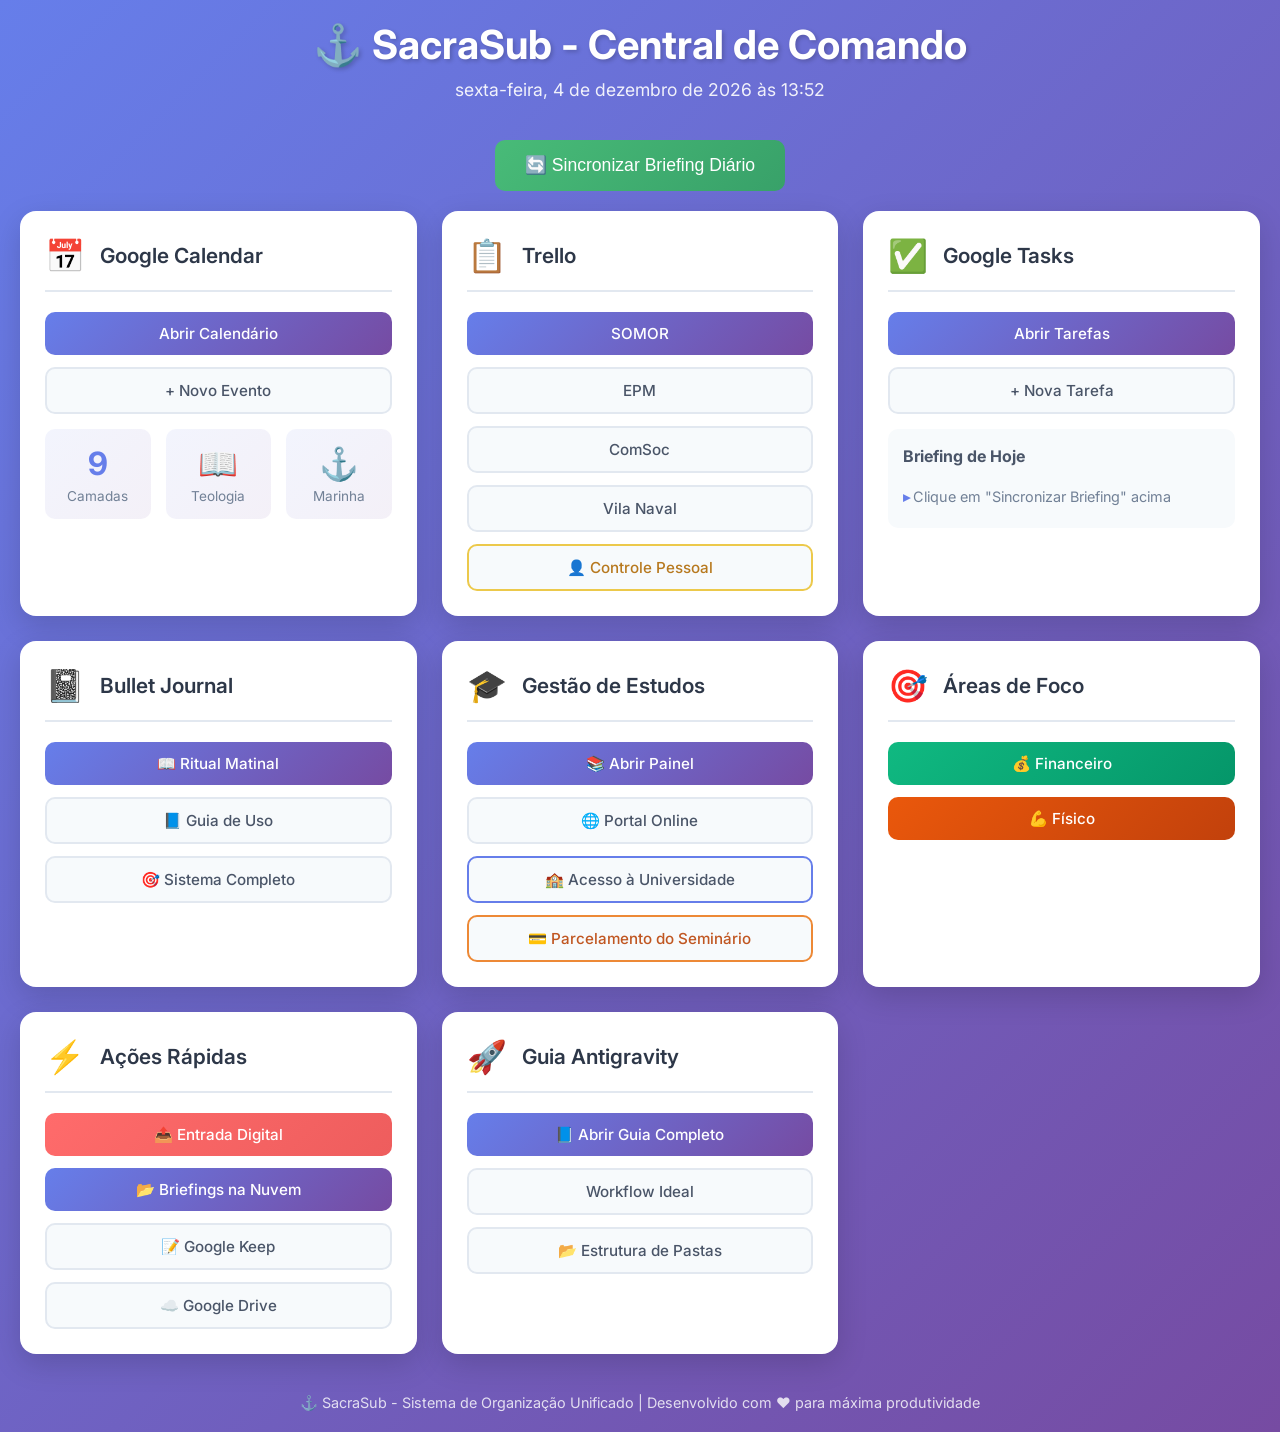
<file: index.html>
<!DOCTYPE html>
<html lang="pt-BR">

<head>
    <meta charset="UTF-8">
    <meta name="viewport" content="width=device-width, initial-scale=1.0">
    <title>SacraSub - Central de Comando</title>
    <link rel="preconnect" href="https://fonts.googleapis.com">
    <link rel="preconnect" href="https://fonts.gstatic.com" crossorigin>
    <link href="https://fonts.googleapis.com/css2?family=Inter:wght@400;500;600;700&display=swap" rel="stylesheet">
    <style>
        * {
            margin: 0;
            padding: 0;
            box-sizing: border-box;
        }

        body {
            font-family: 'Inter', -apple-system, BlinkMacSystemFont, sans-serif;
            background: linear-gradient(135deg, #667eea 0%, #764ba2 100%);
            min-height: 100vh;
            padding: 20px;
            color: #2d3748;
        }

        .container {
            max-width: 1400px;
            margin: 0 auto;
        }

        header {
            text-align: center;
            color: white;
            margin-bottom: 40px;
        }

        header h1 {
            font-size: 2.5rem;
            font-weight: 700;
            margin-bottom: 10px;
            text-shadow: 2px 2px 4px rgba(0, 0, 0, 0.2);
        }

        header p {
            font-size: 1.1rem;
            opacity: 0.9;
        }

        .dashboard-grid {
            display: grid;
            grid-template-columns: repeat(auto-fit, minmax(350px, 1fr));
            gap: 25px;
            margin-bottom: 30px;
        }

        .card {
            background: white;
            border-radius: 16px;
            padding: 25px;
            box-shadow: 0 10px 30px rgba(0, 0, 0, 0.15);
            transition: transform 0.3s ease, box-shadow 0.3s ease;
        }

        .card:hover {
            transform: translateY(-5px);
            box-shadow: 0 15px 40px rgba(0, 0, 0, 0.2);
        }

        .card-header {
            display: flex;
            align-items: center;
            margin-bottom: 20px;
            padding-bottom: 15px;
            border-bottom: 2px solid #e2e8f0;
        }

        .card-icon {
            font-size: 2rem;
            margin-right: 15px;
        }

        .card-title {
            font-size: 1.3rem;
            font-weight: 600;
            color: #2d3748;
        }

        .quick-links {
            display: flex;
            flex-direction: column;
            gap: 12px;
        }

        .btn {
            display: inline-flex;
            align-items: center;
            justify-content: center;
            padding: 12px 20px;
            border-radius: 10px;
            text-decoration: none;
            font-weight: 500;
            transition: all 0.3s ease;
            border: none;
            cursor: pointer;
            font-size: 0.95rem;
        }

        .btn-primary {
            background: linear-gradient(135deg, #667eea 0%, #764ba2 100%);
            color: white;
        }

        .btn-primary:hover {
            transform: scale(1.05);
            box-shadow: 0 5px 15px rgba(102, 126, 234, 0.4);
        }

        .btn-secondary {
            background: #f7fafc;
            color: #4a5568;
            border: 2px solid #e2e8f0;
        }

        .btn-secondary:hover {
            background: #edf2f7;
            border-color: #cbd5e0;
        }

        .briefing-preview {
            background: #f7fafc;
            border-radius: 10px;
            padding: 15px;
            margin-top: 15px;
            max-height: 200px;
            overflow-y: auto;
            font-size: 0.9rem;
            line-height: 1.6;
        }

        .briefing-preview h3 {
            font-size: 1rem;
            margin-bottom: 10px;
            color: #4a5568;
        }

        .briefing-preview ul {
            list-style: none;
            padding-left: 0;
        }

        .briefing-preview li {
            padding: 5px 0;
            color: #718096;
        }

        .briefing-preview li:before {
            content: "▸ ";
            color: #667eea;
            font-weight: bold;
        }

        .stats {
            display: grid;
            grid-template-columns: repeat(3, 1fr);
            gap: 15px;
            margin-top: 15px;
        }

        .stat-box {
            background: linear-gradient(135deg, #667eea15 0%, #764ba215 100%);
            padding: 15px;
            border-radius: 10px;
            text-align: center;
        }

        .stat-number {
            font-size: 2rem;
            font-weight: 700;
            color: #667eea;
        }

        .stat-label {
            font-size: 0.85rem;
            color: #718096;
            margin-top: 5px;
        }

        footer {
            text-align: center;
            color: white;
            margin-top: 40px;
            opacity: 0.8;
            font-size: 0.9rem;
        }

        @media (max-width: 768px) {
            header h1 {
                font-size: 2rem;
            }

            .dashboard-grid {
                grid-template-columns: 1fr;
            }

            .stats {
                grid-template-columns: 1fr;
            }
        }

        .sync-button {
            background: linear-gradient(135deg, #48bb78 0%, #38a169 100%);
            color: white;
            font-size: 1.1rem;
            padding: 15px 30px;
            margin-bottom: 20px;
        }

        .sync-button:hover {
            transform: scale(1.05);
            box-shadow: 0 5px 20px rgba(72, 187, 120, 0.4);
        }
    </style>
</head>

<body>
    <div class="container">
        <header>
            <h1>⚓ SacraSub - Central de Comando</h1>
            <p>Sua rotina organizada em um só lugar</p>
        </header>

        <div style="text-align: center;">
            <button class="btn sync-button" onclick="syncBriefing()">
                🔄 Sincronizar Briefing Diário
            </button>
        </div>

        <div class="dashboard-grid">
            <!-- Google Calendar -->
            <div class="card">
                <div class="card-header">
                    <span class="card-icon">📅</span>
                    <h2 class="card-title">Google Calendar</h2>
                </div>
                <div class="quick-links">
                    <a href="https://calendar.google.com/calendar/u/0/r" target="_blank" class="btn btn-primary">
                        Abrir Calendário
                    </a>
                    <a href="https://calendar.google.com/calendar/u/0/r/eventedit" target="_blank"
                        class="btn btn-secondary">
                        + Novo Evento
                    </a>
                </div>
                <div class="stats">
                    <div class="stat-box">
                        <div class="stat-number">9</div>
                        <div class="stat-label">Camadas</div>
                    </div>
                    <div class="stat-box">
                        <div class="stat-number">📖</div>
                        <div class="stat-label">Teologia</div>
                    </div>
                    <div class="stat-box">
                        <div class="stat-number">⚓</div>
                        <div class="stat-label">Marinha</div>
                    </div>
                </div>
            </div>

            <!-- Trello -->
            <div class="card">
                <div class="card-header">
                    <span class="card-icon">📋</span>
                    <h2 class="card-title">Trello</h2>
                </div>
                <div class="quick-links">
                    <a href="https://trello.com/b/NWpqPLzt/somor" target="_blank" class="btn btn-primary">
                        SOMOR
                    </a>
                    <a href="https://trello.com/b/n18W111u/agenda-epm-cftab" target="_blank" class="btn btn-secondary">
                        EPM
                    </a>
                    <a href="https://trello.com/b/0nXLnm7i/comsoc" target="_blank" class="btn btn-secondary">
                        ComSoc
                    </a>
                    <a href="https://trello.com/b/9mdj34Pz/sindico-apl-vn-tabatinga" target="_blank"
                        class="btn btn-secondary">
                        Vila Naval
                    </a>
                    <a href="https://trello.com/b/jLaLbuHT/controle-pessoal" target="_blank" class="btn btn-secondary"
                        style="border-color: #ecc94b; color: #b7791f;">
                        👤 Controle Pessoal
                    </a>
                </div>
            </div>

            <!-- Google Tasks -->
            <div class="card">
                <div class="card-header">
                    <span class="card-icon">✅</span>
                    <h2 class="card-title">Google Tasks</h2>
                </div>
                <div class="quick-links">
                    <a href="https://tasks.google.com" target="_blank" class="btn btn-primary">
                        Abrir Tarefas
                    </a>
                    <a href="https://calendar.google.com/calendar/u/0/r/tasks" target="_blank"
                        class="btn btn-secondary">
                        + Nova Tarefa
                    </a>
                </div>
                <div class="briefing-preview">
                    <h3>Briefing de Hoje</h3>
                    <ul id="tasks-preview">
                        <li>Clique em "Sincronizar Briefing" acima</li>
                    </ul>
                </div>
            </div>

            <!-- Bullet Journal -->
            <div class="card">
                <div class="card-header">
                    <span class="card-icon">📓</span>
                    <h2 class="card-title">Bullet Journal</h2>
                </div>
                <div class="quick-links">
                    <a href="morning_ritual.html" class="btn btn-primary">
                        📖 Ritual Matinal
                    </a>
                    <a href="bujo_guide.html" class="btn btn-secondary">
                        📘 Guia de Uso
                    </a>
                    <a href="system_guide.html" class="btn btn-secondary">
                        🎯 Sistema Completo
                    </a>
                </div>
            </div>

            <!-- Estudos -->
            <div class="card">
                <div class="card-header">
                    <span class="card-icon">🎓</span>
                    <h2 class="card-title">Gestão de Estudos</h2>
                </div>
                <div class="quick-links">
                    <a href="Gestão de Estudos 2026.html" class="btn btn-primary">
                        📚 Abrir Painel
                    </a>
                    <a href="https://script.google.com/macros/s/AKfycby8uC9WKj9LOztqqE6CQB48UByHhwh0EwSYImuhzBZTdn1ID9520pWD9t5ulPvxTYkCSQ/exec"
                        target="_blank" class="btn btn-secondary">
                        🌐 Portal Online
                    </a>
                    <a href="https://educacional.usecerbrum.net/home.aspx" target="_blank" class="btn btn-secondary" style="border-color: #667eea; color: #4a5568;">
                        🏫 Acesso à Universidade
                    </a>
                    <a href="https://www.asaas.com/i/pv8e515ecx89io59" target="_blank" class="btn btn-secondary" style="border-color: #ed8936; color: #c05621;">
                        💳 Parcelamento do Seminário
                    </a>
                </div>
            </div>

            <!-- Áreas de Foco -->
            <div class="card">
                <div class="card-header">
                    <span class="card-icon">🎯</span>
                    <h2 class="card-title">Áreas de Foco</h2>
                </div>
                <div class="quick-links">
                    <a href="finance_guide.html" class="btn btn-primary"
                        style="background: linear-gradient(135deg, #10b981 0%, #059669 100%);">
                        💰 Financeiro
                    </a>
                    <a href="physical_guide.html" class="btn btn-primary"
                        style="background: linear-gradient(135deg, #ea580c 0%, #c2410c 100%);">
                        💪 Físico
                    </a>
                </div>
            </div>

            <!-- Ações Rápidas -->
            <div class="card">
                <div class="card-header">
                    <span class="card-icon">⚡</span>
                    <h2 class="card-title">Ações Rápidas</h2>
                </div>
                <div class="quick-links">
                    <a href="https://drive.google.com/drive/folders/1etQ4niJ2ANqv2A9UuDGrgwXPBNXaIQx8" target="_blank"
                        class="btn btn-primary" style="background: linear-gradient(135deg, #FF6B6B 0%, #EE5D5D 100%);">
                        📤 Entrada Digital
                    </a>
                    <a href="https://drive.google.com/drive/folders/1zTRTQm32LDg0guEMyaWehimYFghTPLn_" target="_blank"
                        class="btn btn-primary">
                        📂 Briefings na Nuvem
                    </a>
                    <a href="https://keep.google.com" target="_blank" class="btn btn-secondary">
                        📝 Google Keep
                    </a>
                    <a href="https://drive.google.com" target="_blank" class="btn btn-secondary">
                        ☁️ Google Drive
                    </a>
                </div>
            </div>

            <!-- Guia Antigravity -->
            <div class="card">
                <div class="card-header">
                    <span class="card-icon">🚀</span>
                    <h2 class="card-title">Guia Antigravity</h2>
                </div>
                <div class="quick-links">
                    <a href="docs/Guia_Antigravity.html" class="btn btn-primary"
                        style="background: linear-gradient(135deg, #667eea 0%, #764ba2 100%);">
                        📘 Abrir Guia Completo
                    </a>
                    <a href="docs/Guia_Antigravity.html" class="btn btn-secondary">
                        Workflow Ideal
                    </a>
                    <a href="docs/Guia_Antigravity.html" class="btn btn-secondary">
                        📂 Estrutura de Pastas
                    </a>
                </div>
            </div>
        </div>

        <footer>
            <p>⚓ SacraSub - Sistema de Organização Unificado | Desenvolvido com ❤️ para máxima produtividade</p>
        </footer>
    </div>

    <script>
        function syncBriefing() {
            if (window.location.protocol === 'file:') {
                alert('Executando script de sincronização...\n\nVerifique o Google Tasks em alguns segundos!');
                window.location.href = 'file:///D:/Estrela/Documents/routine_sync.ps1';
            } else {
                alert('⚠️ VOCÊ ESTÁ NO MODO ONLINE\n\nPor segurança, navegadores não permitem que sites executem tarefas no seu PC.\n\nPARA SINCRONIZAR:\n1. Use o atalho "Sincronizar Bujo" na sua Área de Trabalho.\n2. Ou abra este dashboard pelo arquivo local no seu computador.');
            }
        }

        function openBriefingFolder() {
            if (window.location.protocol === 'file:') {
                window.location.href = 'file:///D:/Estrela/Documents/Daily_Briefings/';
            } else {
                alert('⚠️ VOCÊ ESTÁ NO MODO ONLINE\n\nNão é possível abrir pastas do seu computador através da internet.\n\nCaminho da pasta no seu PC:\nD:\\Estrela\\Documents\\Daily_Briefings');
            }
        }

        // Atualiza a data/hora
        function updateDateTime() {
            const now = new Date();
            const options = {
                timeZone: 'America/Rio_Branco',
                weekday: 'long',
                year: 'numeric',
                month: 'long',
                day: 'numeric',
                hour: '2-digit',
                minute: '2-digit'
            };
            document.querySelector('header p').textContent =
                now.toLocaleDateString('pt-BR', options);
        }

        updateDateTime();
        setInterval(updateDateTime, 60000); // Atualiza a cada minuto
    </script>
</body>

</html>
</file>
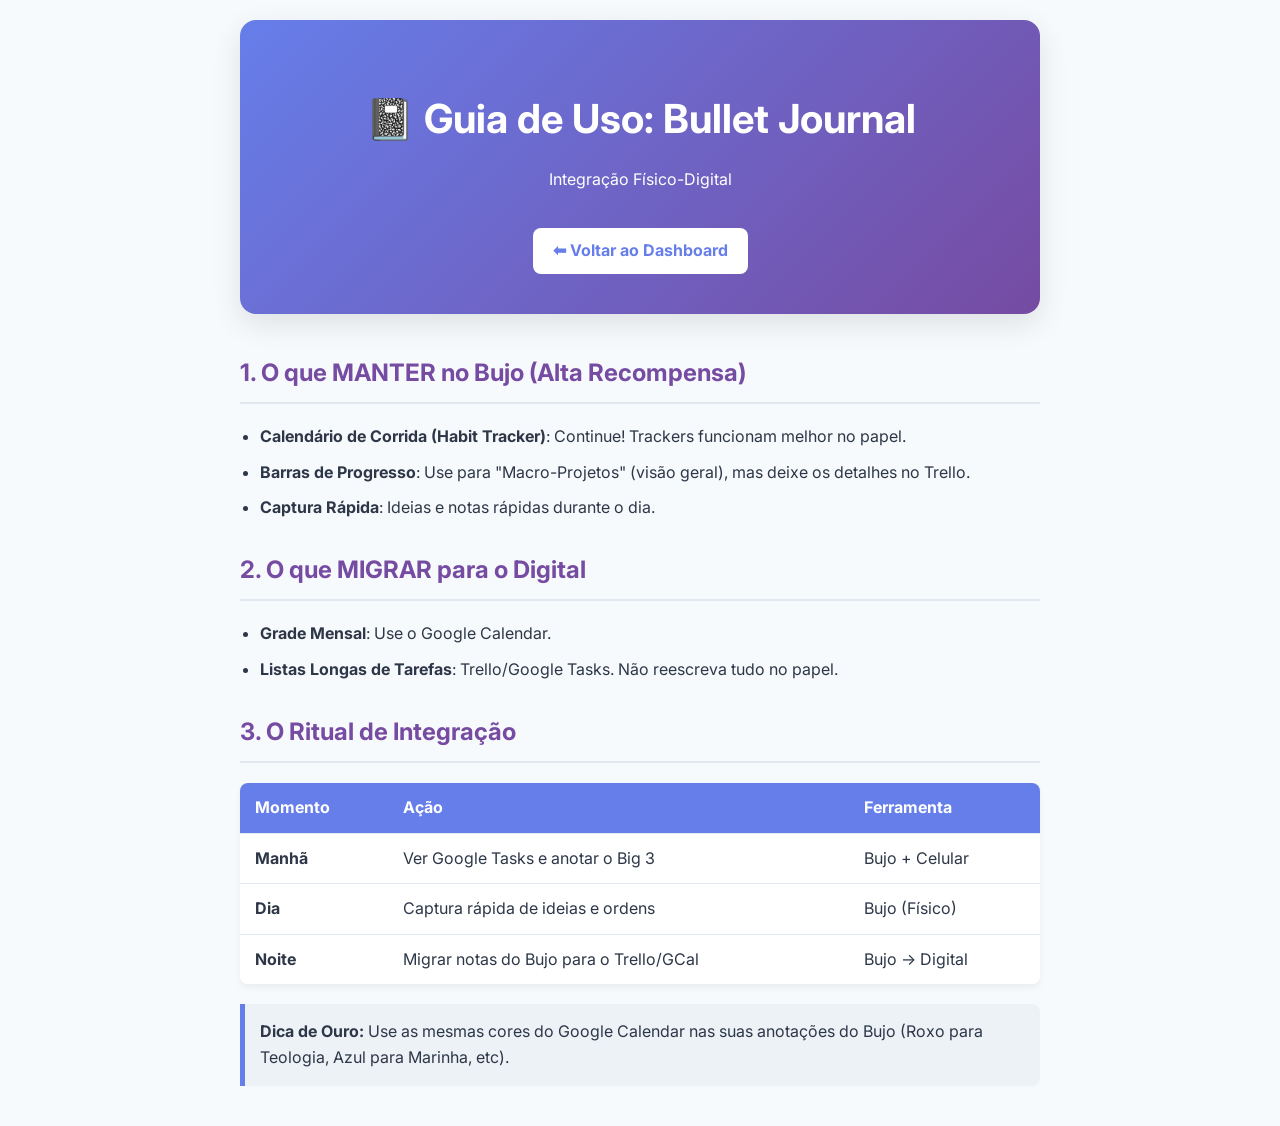
<file: bujo_guide.html>
<!DOCTYPE html>
<html lang="pt-BR">

<head>
    <meta charset="UTF-8">
    <meta name="viewport" content="width=device-width, initial-scale=1.0">
    <title>Guia de Uso Bujo - SacraSub</title>
    <link rel="stylesheet" href="styles.css">
    <link href="https://fonts.googleapis.com/css2?family=Inter:wght@400;500;600;700&display=swap" rel="stylesheet">
</head>

<body>
    <header>
        <h1>📓 Guia de Uso: Bullet Journal</h1>
        <p>Integração Físico-Digital</p>
        <a href="index.html" class="back-btn">⬅ Voltar ao Dashboard</a>
    </header>

    <main>
        <h2>1. O que MANTER no Bujo (Alta Recompensa)</h2>
        <ul>
            <li><strong>Calendário de Corrida (Habit Tracker)</strong>: Continue! Trackers funcionam melhor no papel.
            </li>
            <li><strong>Barras de Progresso</strong>: Use para "Macro-Projetos" (visão geral), mas deixe os detalhes no
                Trello.</li>
            <li><strong>Captura Rápida</strong>: Ideias e notas rápidas durante o dia.</li>
        </ul>

        <h2>2. O que MIGRAR para o Digital</h2>
        <ul>
            <li><strong>Grade Mensal</strong>: Use o Google Calendar.</li>
            <li><strong>Listas Longas de Tarefas</strong>: Trello/Google Tasks. Não reescreva tudo no papel.</li>
        </ul>

        <h2>3. O Ritual de Integração</h2>
        <table>
            <thead>
                <tr>
                    <th>Momento</th>
                    <th>Ação</th>
                    <th>Ferramenta</th>
                </tr>
            </thead>
            <tbody>
                <tr>
                    <td><strong>Manhã</strong></td>
                    <td>Ver Google Tasks e anotar o Big 3</td>
                    <td>Bujo + Celular</td>
                </tr>
                <tr>
                    <td><strong>Dia</strong></td>
                    <td>Captura rápida de ideias e ordens</td>
                    <td>Bujo (Físico)</td>
                </tr>
                <tr>
                    <td><strong>Noite</strong></td>
                    <td>Migrar notas do Bujo para o Trello/GCal</td>
                    <td>Bujo → Digital</td>
                </tr>
            </tbody>
        </table>

        <blockquote>
            <strong>Dica de Ouro:</strong> Use as mesmas cores do Google Calendar nas suas anotações do Bujo (Roxo para
            Teologia, Azul para Marinha, etc).
        </blockquote>
    </main>
</body>

</html>
</file>
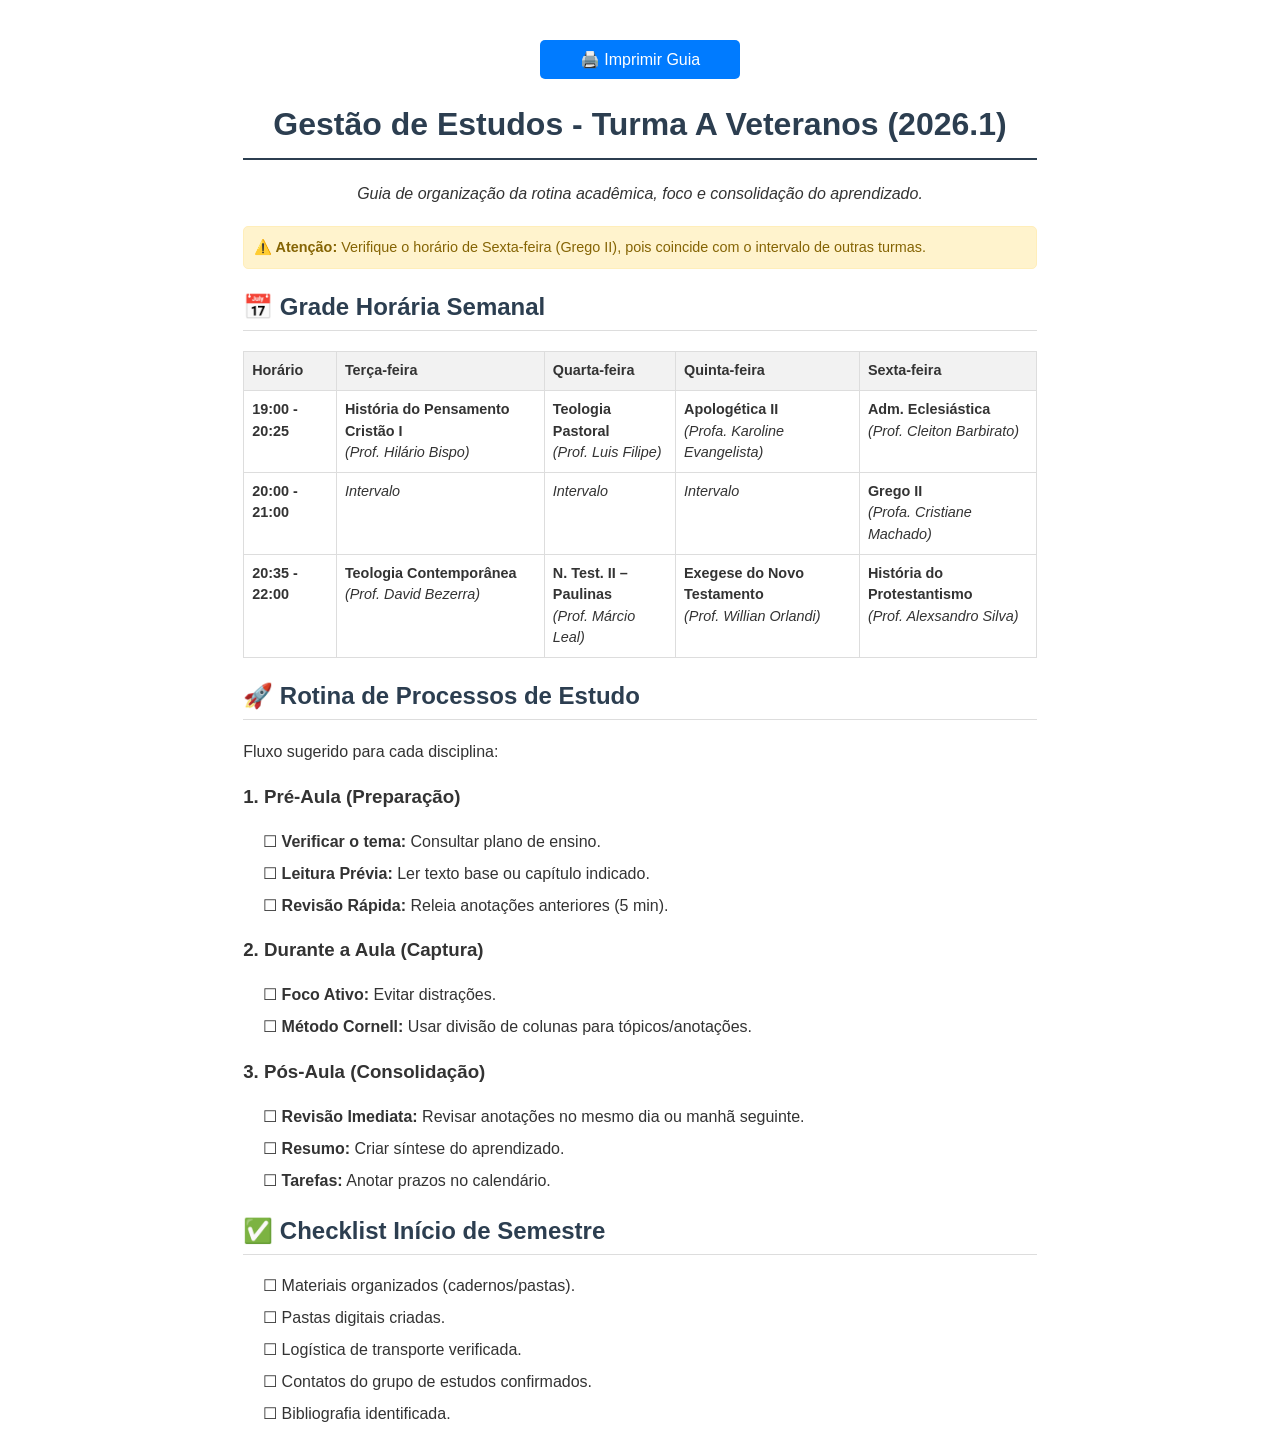
<file: estudos.html>
<!DOCTYPE html>
<html lang="pt-BR">
<head>
    <meta charset="UTF-8">
    <meta name="viewport" content="width=device-width, initial-scale=1.0">
    <title>Gestão de Estudos - Turma A Veteranos (2026.1)</title>
    <style>
        body {
            font-family: 'Segoe UI', Tahoma, Geneva, Verdana, sans-serif;
            color: #333;
            line-height: 1.5;
            max-width: 210mm;
            margin: 0 auto;
            padding: 20px;
        }
        h1 {
            text-align: center;
            color: #2c3e50;
            border-bottom: 2px solid #2c3e50;
            padding-bottom: 10px;
        }
        h2 {
            color: #2c3e50;
            border-bottom: 1px solid #ddd;
            padding-bottom: 5px;
            margin-top: 20px;
        }
        .note {
            background-color: #fff3cd;
            border: 1px solid #ffeeba;
            color: #856404;
            padding: 10px;
            border-radius: 5px;
            margin-bottom: 20px;
            font-size: 0.9em;
        }
        table {
            width: 100%;
            border-collapse: collapse;
            margin-bottom: 20px;
        }
        th, td {
            border: 1px solid #ddd;
            padding: 8px;
            text-align: left;
            vertical-align: top;
            font-size: 0.9em;
        }
        th {
            background-color: #f2f2f2;
            font-weight: bold;
        }
        /* Style specifically for checkboxes */
        .checklist-item {
            margin-bottom: 8px;
            padding-left: 20px;
        }
        .intro {
            text-align: center;
            font-style: italic;
            margin-bottom: 20px;
        }
        
        .btn-print {
            display: block;
            width: 200px;
            margin: 20px auto;
            padding: 10px;
            background-color: #007bff;
            color: white;
            text-align: center;
            border-radius: 5px;
            cursor: pointer;
            border: none;
            font-size: 16px;
        }
        .btn-print:hover {
            background-color: #0056b3;
        }

        /* Print Specific Styles */
        @media print {
            body {
                padding: 0;
                margin: 0;
            }
            .no-print {
                display: none;
            }
            .btn-print {
                display: none;
            }
        }
    </style>
</head>
<body>

    <button class="btn-print" onclick="window.print()">🖨️ Imprimir Guia</button>

    <h1>Gestão de Estudos - Turma A Veteranos (2026.1)</h1>
    <p class="intro">Guia de organização da rotina acadêmica, foco e consolidação do aprendizado.</p>

    <div class="note">
        <strong>⚠️ Atenção:</strong> Verifique o horário de Sexta-feira (Grego II), pois coincide com o intervalo de outras turmas.
    </div>

    <h2>📅 Grade Horária Semanal</h2>
    <table>
        <thead>
            <tr>
                <th>Horário</th>
                <th>Terça-feira</th>
                <th>Quarta-feira</th>
                <th>Quinta-feira</th>
                <th>Sexta-feira</th>
            </tr>
        </thead>
        <tbody>
            <tr>
                <td><strong>19:00 - 20:25</strong></td>
                <td><strong>História do Pensamento Cristão I</strong><br><em>(Prof. Hilário Bispo)</em></td>
                <td><strong>Teologia Pastoral</strong><br><em>(Prof. Luis Filipe)</em></td>
                <td><strong>Apologética II</strong><br><em>(Profa. Karoline Evangelista)</em></td>
                <td><strong>Adm. Eclesiástica</strong><br><em>(Prof. Cleiton Barbirato)</em></td>
            </tr>
            <tr>
                <td><strong>20:00 - 21:00</strong></td>
                <td><em>Intervalo</em></td>
                <td><em>Intervalo</em></td>
                <td><em>Intervalo</em></td>
                <td><strong>Grego II</strong><br><em>(Profa. Cristiane Machado)</em></td>
            </tr>
            <tr>
                <td><strong>20:35 - 22:00</strong></td>
                <td><strong>Teologia Contemporânea</strong><br><em>(Prof. David Bezerra)</em></td>
                <td><strong>N. Test. II – Paulinas</strong><br><em>(Prof. Márcio Leal)</em></td>
                <td><strong>Exegese do Novo Testamento</strong><br><em>(Prof. Willian Orlandi)</em></td>
                <td><strong>História do Protestantismo</strong><br><em>(Prof. Alexsandro Silva)</em></td>
            </tr>
        </tbody>
    </table>

    <h2>🚀 Rotina de Processos de Estudo</h2>
    <p>Fluxo sugerido para cada disciplina:</p>

    <h3>1. Pré-Aula (Preparação)</h3>
    <div class="checklist-item">☐ <strong>Verificar o tema:</strong> Consultar plano de ensino.</div>
    <div class="checklist-item">☐ <strong>Leitura Prévia:</strong> Ler texto base ou capítulo indicado.</div>
    <div class="checklist-item">☐ <strong>Revisão Rápida:</strong> Releia anotações anteriores (5 min).</div>

    <h3>2. Durante a Aula (Captura)</h3>
    <div class="checklist-item">☐ <strong>Foco Ativo:</strong> Evitar distrações.</div>
    <div class="checklist-item">☐ <strong>Método Cornell:</strong> Usar divisão de colunas para tópicos/anotações.</div>

    <h3>3. Pós-Aula (Consolidação)</h3>
    <div class="checklist-item">☐ <strong>Revisão Imediata:</strong> Revisar anotações no mesmo dia ou manhã seguinte.</div>
    <div class="checklist-item">☐ <strong>Resumo:</strong> Criar síntese do aprendizado.</div>
    <div class="checklist-item">☐ <strong>Tarefas:</strong> Anotar prazos no calendário.</div>

    <h2>✅ Checklist Início de Semestre</h2>
    <div class="checklist-item">☐ Materiais organizados (cadernos/pastas).</div>
    <div class="checklist-item">☐ Pastas digitais criadas.</div>
    <div class="checklist-item">☐ Logística de transporte verificada.</div>
    <div class="checklist-item">☐ Contatos do grupo de estudos confirmados.</div>
    <div class="checklist-item">☐ Bibliografia identificada.</div>

</body>
</html>
</file>
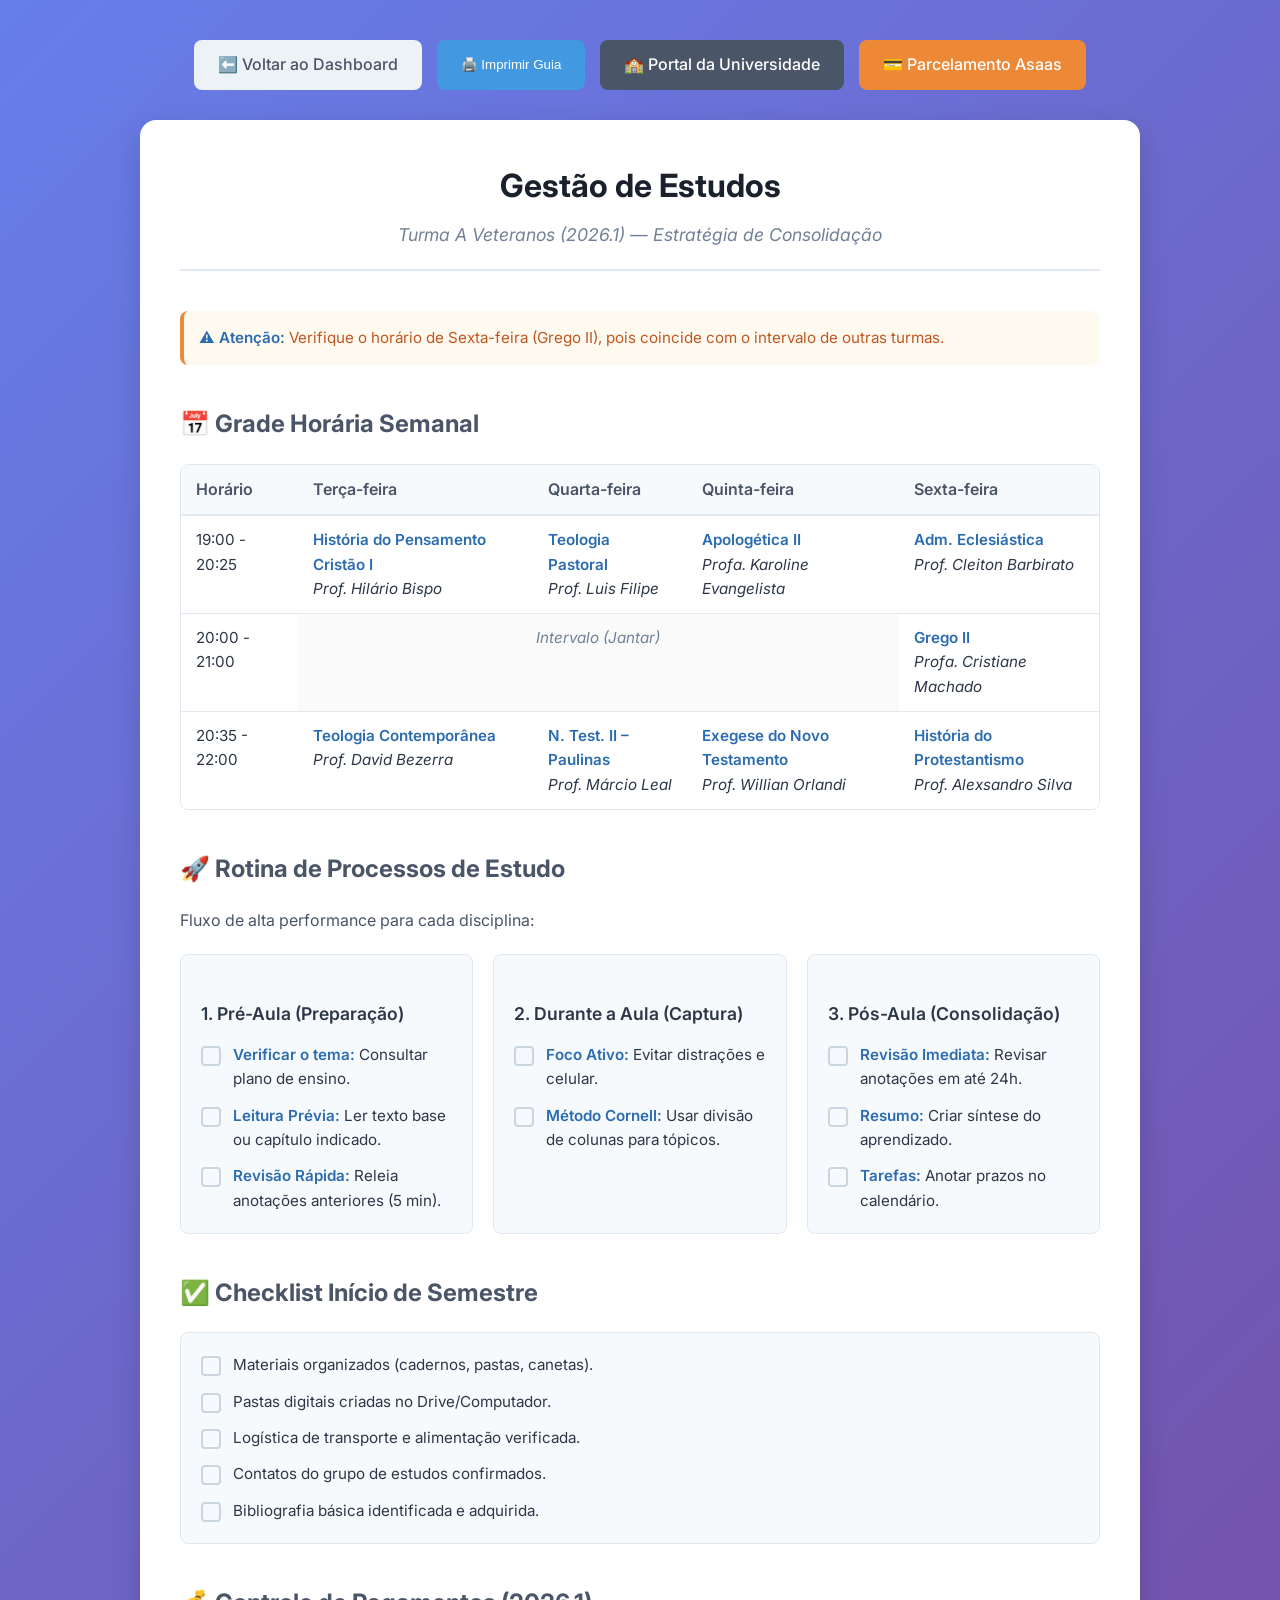
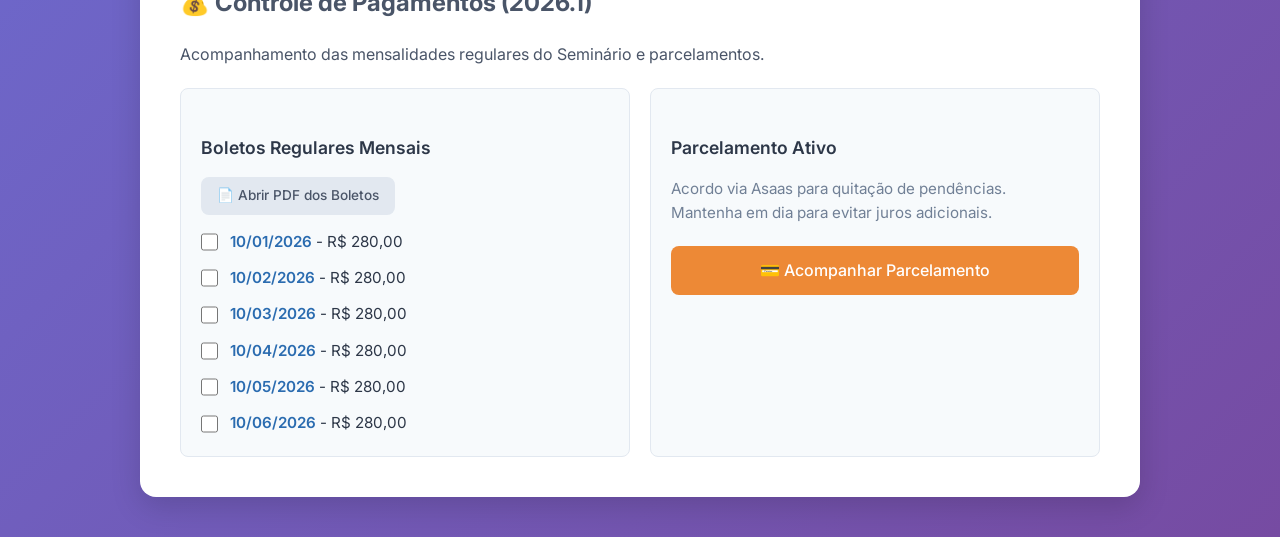
<file: Gestão de Estudos 2026.html>
<!DOCTYPE html>
<html lang="pt-BR">

<head>
    <meta charset="UTF-8">
    <meta name="viewport" content="width=device-width, initial-scale=1.0">
    <title>Gestão de Estudos - Turma A Veteranos (2026.1)</title>
    <link rel="preconnect" href="https://fonts.googleapis.com">
    <link rel="preconnect" href="https://fonts.gstatic.com" crossorigin>
    <link href="https://fonts.googleapis.com/css2?family=Inter:wght@400;500;600;700&display=swap" rel="stylesheet">
    <style>
        :root {
            --primary-gradient: linear-gradient(135deg, #667eea 0%, #764ba2 100%);
            --card-shadow: 0 10px 30px rgba(0, 0, 0, 0.15);
            --text-color: #2d3748;
            --heading-color: #1a202c;
            --border-color: #e2e8f0;
        }

        * {
            margin: 0;
            padding: 0;
            box-sizing: border-box;
        }

        body {
            font-family: 'Inter', -apple-system, BlinkMacSystemFont, sans-serif;
            background: var(--primary-gradient);
            color: var(--text-color);
            line-height: 1.6;
            min-height: 100vh;
            padding: 40px 20px;
        }

        .container {
            max-width: 1000px;
            margin: 0 auto;
        }

        /* Card Style */
        .paper {
            background: white;
            border-radius: 16px;
            padding: 40px;
            box-shadow: var(--card-shadow);
        }

        header {
            text-align: center;
            margin-bottom: 40px;
            border-bottom: 2px solid var(--border-color);
            padding-bottom: 20px;
        }

        h1 {
            color: var(--heading-color);
            font-size: 2rem;
            margin-bottom: 10px;
        }

        .subtitle {
            color: #718096;
            font-size: 1.1rem;
            font-style: italic;
        }

        h2 {
            color: #4a5568;
            font-size: 1.5rem;
            margin-top: 40px;
            margin-bottom: 20px;
            display: flex;
            align-items: center;
            gap: 10px;
        }

        h3 {
            color: #2d3748;
            font-size: 1.1rem;
            margin-top: 25px;
            margin-bottom: 15px;
            font-weight: 600;
        }

        /* Alert Box */
        .alert {
            background-color: #fffaf0;
            border-left: 4px solid #ed8936;
            color: #c05621;
            padding: 15px;
            border-radius: 8px;
            margin-bottom: 30px;
            font-size: 0.95rem;
        }

        /* Table Styling */
        .table-container {
            overflow-x: auto;
            border-radius: 8px;
            border: 1px solid var(--border-color);
        }

        table {
            width: 100%;
            border-collapse: collapse;
            background: white;
        }

        th {
            background-color: #f7fafc;
            color: #4a5568;
            font-weight: 600;
            text-align: left;
            padding: 12px 15px;
            border-bottom: 2px solid var(--border-color);
        }

        td {
            padding: 12px 15px;
            border-bottom: 1px solid var(--border-color);
            font-size: 0.95rem;
            vertical-align: top;
        }

        tr:last-child td {
            border-bottom: none;
        }

        strong {
            color: #2b6cb0;
            font-weight: 600;
        }

        /* Checklist Styling */
        .checklist-group {
            background: #f7fafc;
            border-radius: 8px;
            padding: 20px;
            border: 1px solid var(--border-color);
        }

        .checklist-item {
            display: flex;
            align-items: flex-start;
            margin-bottom: 12px;
            font-size: 0.95rem;
        }

        .checklist-item:last-child {
            margin-bottom: 0;
        }

        .checkbox {
            min-width: 20px;
            height: 20px;
            border: 2px solid #cbd5e0;
            border-radius: 4px;
            margin-right: 12px;
            margin-top: 3px;
            display: inline-flex;
            align-items: center;
            justify-content: center;
            color: transparent;
        }

        /* Buttons */
        .actions {
            display: flex;
            justify-content: center;
            gap: 15px;
            margin-bottom: 30px;
        }

        .btn {
            display: inline-flex;
            align-items: center;
            gap: 8px;
            padding: 12px 24px;
            border-radius: 8px;
            font-weight: 500;
            cursor: pointer;
            border: none;
            transition: transform 0.2s;
            text-decoration: none;
        }

        .btn-print {
            background-color: #4299e1;
            color: white;
        }

        .btn-print:hover {
            background-color: #3182ce;
            transform: translateY(-2px);
        }

        .btn-back {
            background-color: #edf2f7;
            color: #4a5568;
        }

        .btn-back:hover {
            background-color: #e2e8f0;
        }

        /* Print Optimization */
        @media print {
            body {
                background: white;
                color: black;
                padding: 0;
            }

            .container {
                max-width: 100%;
                margin: 0;
            }

            .paper {
                box-shadow: none;
                padding: 0;
            }

            .actions,
            .btn {
                display: none !important;
            }

            a {
                text-decoration: none;
                color: black;
            }

            h1 {
                font-size: 18pt;
            }

            h2 {
                font-size: 14pt;
                margin-top: 20px;
                color: black;
            }

            table {
                font-size: 10pt;
            }

            th {
                background-color: #eee !important;
                -webkit-print-color-adjust: exact;
            }
        }
    </style>
</head>

<body>

    <div class="container">
        <!-- Action Buttons -->
        <div class="actions">
            <a href="index.html" class="btn btn-back">⬅️ Voltar ao Dashboard</a>
            <button class="btn btn-print" onclick="window.print()">🖨️ Imprimir Guia</button>
            <a href="https://educacional.usecerbrum.net/home.aspx" target="_blank" class="btn" style="background-color: #4a5568; color: white;">🏫 Portal da Universidade</a>
            <a href="https://www.asaas.com/i/pv8e515ecx89io59" target="_blank" class="btn" style="background-color: #ed8936; color: white;">💳 Parcelamento Asaas</a>
        </div>

        <div class="paper">
            <header>
                <h1>Gestão de Estudos</h1>
                <p class="subtitle">Turma A Veteranos (2026.1) — Estratégia de Consolidação</p>
            </header>

            <div class="alert">
                <strong>⚠️ Atenção:</strong> Verifique o horário de Sexta-feira (Grego II), pois coincide com o
                intervalo de outras turmas.
            </div>

            <h2>📅 Grade Horária Semanal</h2>
            <div class="table-container">
                <table>
                    <thead>
                        <tr>
                            <th>Horário</th>
                            <th>Terça-feira</th>
                            <th>Quarta-feira</th>
                            <th>Quinta-feira</th>
                            <th>Sexta-feira</th>
                        </tr>
                    </thead>
                    <tbody>
                        <tr>
                            <td>19:00 - 20:25</td>
                            <td><strong>História do Pensamento Cristão I</strong><br><em>Prof. Hilário Bispo</em></td>
                            <td><strong>Teologia Pastoral</strong><br><em>Prof. Luis Filipe</em></td>
                            <td><strong>Apologética II</strong><br><em>Profa. Karoline Evangelista</em></td>
                            <td><strong>Adm. Eclesiástica</strong><br><em>Prof. Cleiton Barbirato</em></td>
                        </tr>
                        <tr>
                            <td>20:00 - 21:00</td>
                            <td colspan="3" style="text-align: center; color: #718096; background: #fafafa;">
                                <em>Intervalo (Jantar)</em></td>
                            <td><strong>Grego II</strong><br><em>Profa. Cristiane Machado</em></td>
                        </tr>
                        <tr>
                            <td>20:35 - 22:00</td>
                            <td><strong>Teologia Contemporânea</strong><br><em>Prof. David Bezerra</em></td>
                            <td><strong>N. Test. II – Paulinas</strong><br><em>Prof. Márcio Leal</em></td>
                            <td><strong>Exegese do Novo Testamento</strong><br><em>Prof. Willian Orlandi</em></td>
                            <td><strong>História do Protestantismo</strong><br><em>Prof. Alexsandro Silva</em></td>
                        </tr>
                    </tbody>
                </table>
            </div>

            <h2>🚀 Rotina de Processos de Estudo</h2>
            <p style="margin-bottom: 20px; color: #4a5568;">Fluxo de alta performance para cada disciplina:</p>

            <div style="display: grid; grid-template-columns: repeat(auto-fit, minmax(250px, 1fr)); gap: 20px;">

                <div class="checklist-group">
                    <h3>1. Pré-Aula (Preparação)</h3>
                    <div class="checklist-item">
                        <span class="checkbox"></span>
                        <div><strong>Verificar o tema:</strong> Consultar plano de ensino.</div>
                    </div>
                    <div class="checklist-item">
                        <span class="checkbox"></span>
                        <div><strong>Leitura Prévia:</strong> Ler texto base ou capítulo indicado.</div>
                    </div>
                    <div class="checklist-item">
                        <span class="checkbox"></span>
                        <div><strong>Revisão Rápida:</strong> Releia anotações anteriores (5 min).</div>
                    </div>
                </div>

                <div class="checklist-group">
                    <h3>2. Durante a Aula (Captura)</h3>
                    <div class="checklist-item">
                        <span class="checkbox"></span>
                        <div><strong>Foco Ativo:</strong> Evitar distrações e celular.</div>
                    </div>
                    <div class="checklist-item">
                        <span class="checkbox"></span>
                        <div><strong>Método Cornell:</strong> Usar divisão de colunas para tópicos.</div>
                    </div>
                </div>

                <div class="checklist-group">
                    <h3>3. Pós-Aula (Consolidação)</h3>
                    <div class="checklist-item">
                        <span class="checkbox"></span>
                        <div><strong>Revisão Imediata:</strong> Revisar anotações em até 24h.</div>
                    </div>
                    <div class="checklist-item">
                        <span class="checkbox"></span>
                        <div><strong>Resumo:</strong> Criar síntese do aprendizado.</div>
                    </div>
                    <div class="checklist-item">
                        <span class="checkbox"></span>
                        <div><strong>Tarefas:</strong> Anotar prazos no calendário.</div>
                    </div>
                </div>
            </div>

            <h2>✅ Checklist Início de Semestre</h2>
            <div class="checklist-group">
                <div class="checklist-item">
                    <span class="checkbox"></span>
                    <div>Materiais organizados (cadernos, pastas, canetas).</div>
                </div>
                <div class="checklist-item">
                    <span class="checkbox"></span>
                    <div>Pastas digitais criadas no Drive/Computador.</div>
                </div>
                <div class="checklist-item">
                    <span class="checkbox"></span>
                    <div>Logística de transporte e alimentação verificada.</div>
                </div>
                <div class="checklist-item">
                    <span class="checkbox"></span>
                    <div>Contatos do grupo de estudos confirmados.</div>
                </div>
                <div class="checklist-item">
                    <span class="checkbox"></span>
                    <div>Bibliografia básica identificada e adquirida.</div>
                </div>
            </div>

            <h2>💰 Controle de Pagamentos (2026.1)</h2>
            <p style="margin-bottom: 20px; color: #4a5568;">Acompanhamento das mensalidades regulares do Seminário e parcelamentos.</p>
            
            <div style="display: grid; grid-template-columns: repeat(auto-fit, minmax(250px, 1fr)); gap: 20px;">
                <div class="checklist-group">
                    <h3>Boletos Regulares Mensais</h3>
                    <div style="margin-bottom: 15px;">
                        <a href="docs/boletos seminário 2026-1 - CRISTIANO DO SACRAMENTO SOARES x.pdf" target="_blank" class="btn" style="background-color: #e2e8f0; color: #4a5568; font-size: 0.85rem; padding: 8px 16px;">
                            📄 Abrir PDF dos Boletos
                        </a>
                    </div>
                    <div class="checklist-item" style="align-items: center; cursor: pointer;">
                        <input type="checkbox" id="boleto-jan" class="boleto-checkbox" style="width: 18px; height: 18px; margin-right: 12px; cursor: pointer;">
                        <label for="boleto-jan" style="cursor: pointer; width: 100%;"><strong>10/01/2026</strong> - R$ 280,00</label>
                    </div>
                    <div class="checklist-item" style="align-items: center; cursor: pointer;">
                        <input type="checkbox" id="boleto-fev" class="boleto-checkbox" style="width: 18px; height: 18px; margin-right: 12px; cursor: pointer;">
                        <label for="boleto-fev" style="cursor: pointer; width: 100%;"><strong>10/02/2026</strong> - R$ 280,00</label>
                    </div>
                    <div class="checklist-item" style="align-items: center; cursor: pointer;">
                        <input type="checkbox" id="boleto-mar" class="boleto-checkbox" style="width: 18px; height: 18px; margin-right: 12px; cursor: pointer;">
                        <label for="boleto-mar" style="cursor: pointer; width: 100%;"><strong>10/03/2026</strong> - R$ 280,00</label>
                    </div>
                    <div class="checklist-item" style="align-items: center; cursor: pointer;">
                        <input type="checkbox" id="boleto-abr" class="boleto-checkbox" style="width: 18px; height: 18px; margin-right: 12px; cursor: pointer;">
                        <label for="boleto-abr" style="cursor: pointer; width: 100%;"><strong>10/04/2026</strong> - R$ 280,00</label>
                    </div>
                    <div class="checklist-item" style="align-items: center; cursor: pointer;">
                        <input type="checkbox" id="boleto-mai" class="boleto-checkbox" style="width: 18px; height: 18px; margin-right: 12px; cursor: pointer;">
                        <label for="boleto-mai" style="cursor: pointer; width: 100%;"><strong>10/05/2026</strong> - R$ 280,00</label>
                    </div>
                    <div class="checklist-item" style="align-items: center; cursor: pointer;">
                        <input type="checkbox" id="boleto-jun" class="boleto-checkbox" style="width: 18px; height: 18px; margin-right: 12px; cursor: pointer;">
                        <label for="boleto-jun" style="cursor: pointer; width: 100%;"><strong>10/06/2026</strong> - R$ 280,00</label>
                    </div>
                </div>

                <div class="checklist-group">
                    <h3>Parcelamento Ativo</h3>
                    <p style="font-size: 0.95rem; margin-bottom: 20px; color: #718096;">Acordo via Asaas para quitação de pendências. Mantenha em dia para evitar juros adicionais.</p>
                    <a href="https://www.asaas.com/i/pv8e515ecx89io59" target="_blank" class="btn" style="background-color: #ed8936; color: white; width: 100%; justify-content: center;">
                        💳 Acompanhar Parcelamento
                    </a>
                </div>
            </div>

        </div>
    </div>

    <script>
        // Lógica para salvar os boletos pagos no localStorage do navegador
        document.addEventListener('DOMContentLoaded', () => {
            const checkboxes = document.querySelectorAll('.boleto-checkbox');
            
            checkboxes.forEach(chk => {
                // Recuperar estado
                const saved = localStorage.getItem('sacrasub_' + chk.id);
                if (saved === 'true') {
                    chk.checked = true;
                    chk.nextElementSibling.style.textDecoration = 'line-through';
                    chk.nextElementSibling.style.color = '#a0aec0';
                }

                // Salvar mudança de estado
                chk.addEventListener('change', (e) => {
                    localStorage.setItem('sacrasub_' + e.target.id, e.target.checked);
                    if (e.target.checked) {
                        e.target.nextElementSibling.style.textDecoration = 'line-through';
                        e.target.nextElementSibling.style.color = '#a0aec0';
                    } else {
                        e.target.nextElementSibling.style.textDecoration = 'none';
                        e.target.nextElementSibling.style.color = 'inherit';
                    }
                });
            });
        });
    </script>
</body>

</html>
</file>
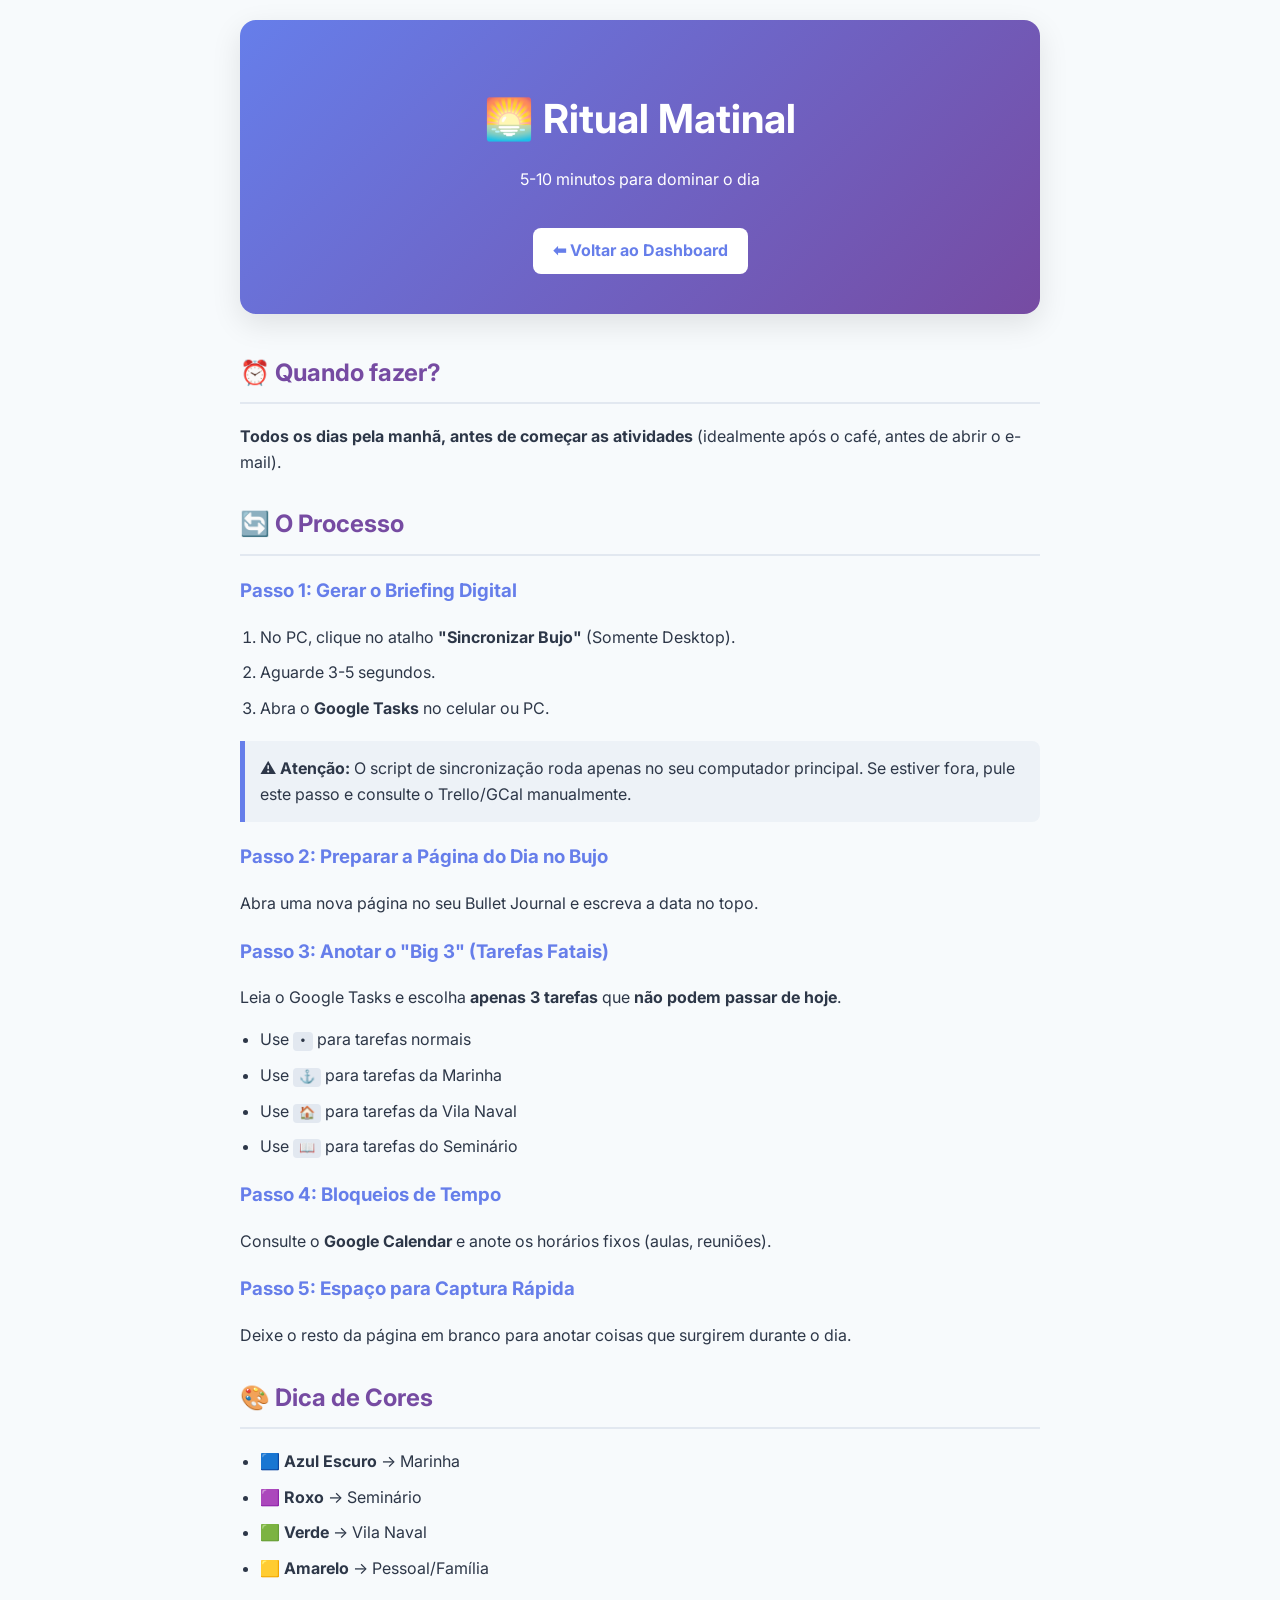
<file: morning_ritual.html>
<!DOCTYPE html>
<html lang="pt-BR">

<head>
    <meta charset="UTF-8">
    <meta name="viewport" content="width=device-width, initial-scale=1.0">
    <title>Ritual Matinal - SacraSub</title>
    <link rel="stylesheet" href="styles.css">
    <link href="https://fonts.googleapis.com/css2?family=Inter:wght@400;500;600;700&display=swap" rel="stylesheet">
</head>

<body>
    <header>
        <h1>🌅 Ritual Matinal</h1>
        <p>5-10 minutos para dominar o dia</p>
        <a href="index.html" class="back-btn">⬅ Voltar ao Dashboard</a>
    </header>

    <main>
        <h2>⏰ Quando fazer?</h2>
        <p><strong>Todos os dias pela manhã, antes de começar as atividades</strong> (idealmente após o café, antes de
            abrir o e-mail).</p>

        <h2>🔄 O Processo</h2>

        <h3>Passo 1: Gerar o Briefing Digital</h3>
        <ol>
            <li>No PC, clique no atalho <strong>"Sincronizar Bujo"</strong> (Somente Desktop).</li>
            <li>Aguarde 3-5 segundos.</li>
            <li>Abra o <strong>Google Tasks</strong> no celular ou PC.</li>
        </ol>

        <blockquote>
            ⚠️ <strong>Atenção:</strong> O script de sincronização roda apenas no seu computador principal. Se estiver
            fora, pule este passo e consulte o Trello/GCal manualmente.
        </blockquote>

        <h3>Passo 2: Preparar a Página do Dia no Bujo</h3>
        <p>Abra uma nova página no seu Bullet Journal e escreva a data no topo.</p>

        <h3>Passo 3: Anotar o "Big 3" (Tarefas Fatais)</h3>
        <p>Leia o Google Tasks e escolha <strong>apenas 3 tarefas</strong> que <strong>não podem passar de
                hoje</strong>.</p>
        <ul>
            <li>Use <code>•</code> para tarefas normais</li>
            <li>Use <code>⚓</code> para tarefas da Marinha</li>
            <li>Use <code>🏠</code> para tarefas da Vila Naval</li>
            <li>Use <code>📖</code> para tarefas do Seminário</li>
        </ul>

        <h3>Passo 4: Bloqueios de Tempo</h3>
        <p>Consulte o <strong>Google Calendar</strong> e anote os horários fixos (aulas, reuniões).</p>

        <h3>Passo 5: Espaço para Captura Rápida</h3>
        <p>Deixe o resto da página em branco para anotar coisas que surgirem durante o dia.</p>

        <h2>🎨 Dica de Cores</h2>
        <ul>
            <li>🟦 <strong>Azul Escuro</strong> → Marinha</li>
            <li>🟪 <strong>Roxo</strong> → Seminário</li>
            <li>🟩 <strong>Verde</strong> → Vila Naval</li>
            <li>🟨 <strong>Amarelo</strong> → Pessoal/Família</li>
        </ul>
    </main>
</body>

</html>
</file>
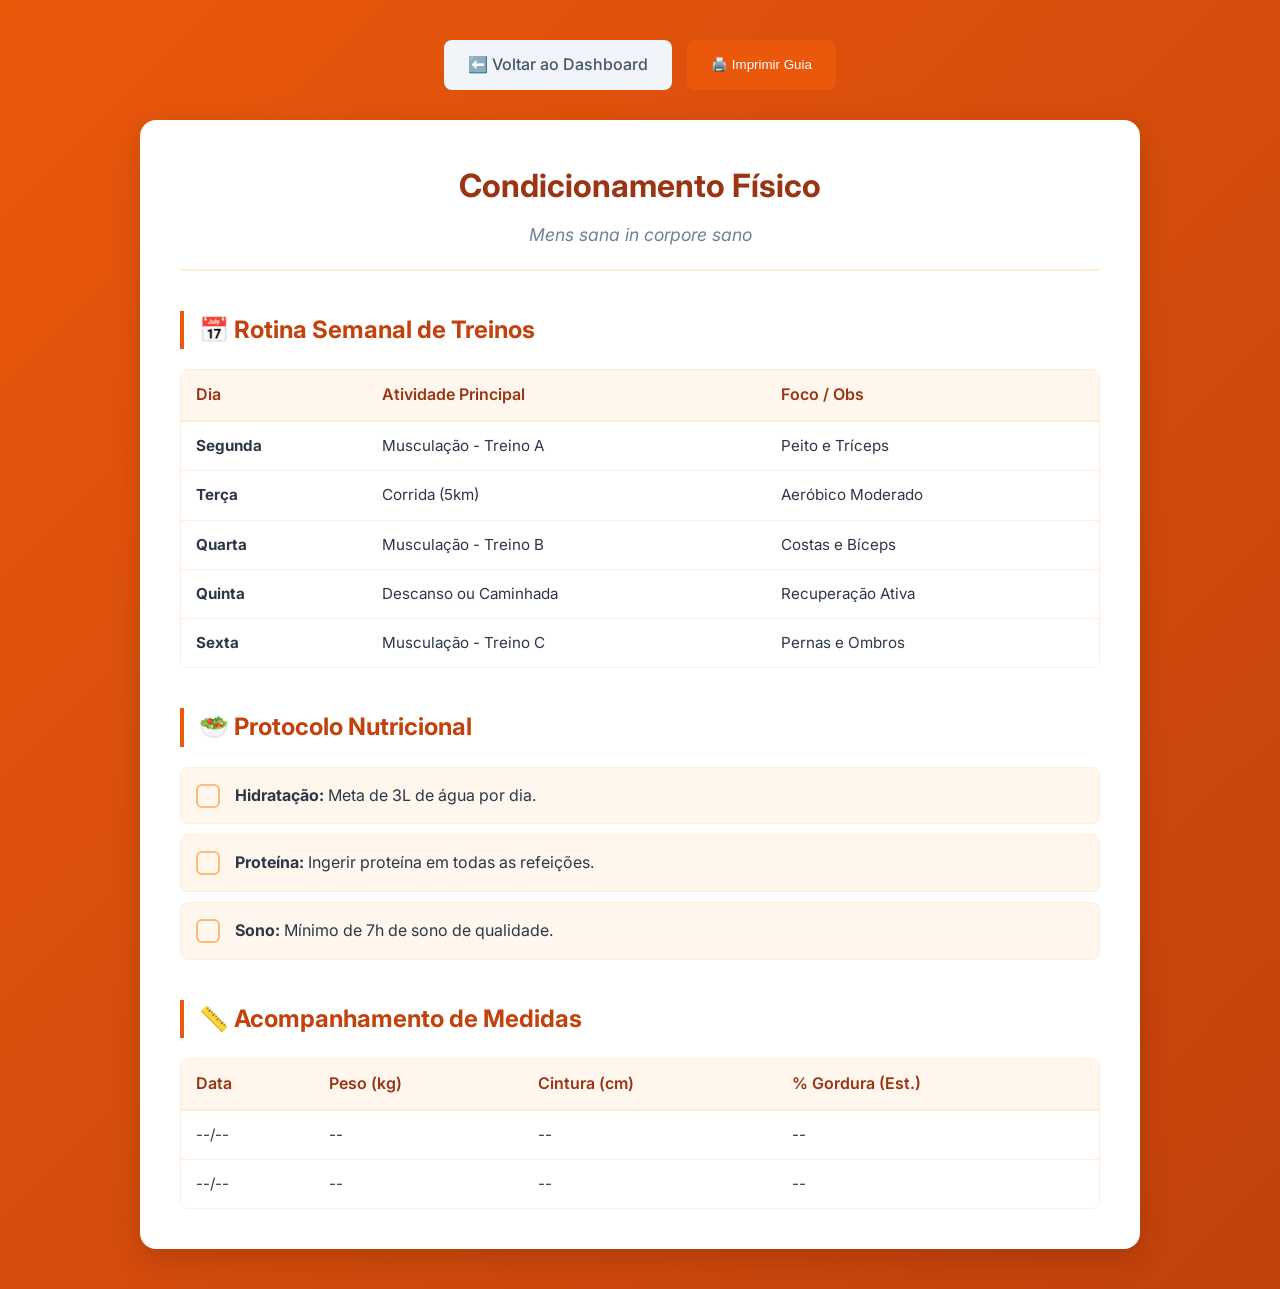
<file: physical_guide.html>
<!DOCTYPE html>
<html lang="pt-BR">

<head>
    <meta charset="UTF-8">
    <meta name="viewport" content="width=device-width, initial-scale=1.0">
    <title>Condicionamento Físico - SacraSub</title>
    <link rel="preconnect" href="https://fonts.googleapis.com">
    <link rel="preconnect" href="https://fonts.gstatic.com" crossorigin>
    <link href="https://fonts.googleapis.com/css2?family=Inter:wght@400;500;600;700&display=swap" rel="stylesheet">
    <style>
        :root {
            --primary-gradient: linear-gradient(135deg, #ea580c 0%, #c2410c 100%);
            --card-shadow: 0 10px 30px rgba(0, 0, 0, 0.15);
            --text-color: #2d3748;
            --heading-color: #9a3412;
            --border-color: #ffedd5;
        }

        * {
            margin: 0;
            padding: 0;
            box-sizing: border-box;
        }

        body {
            font-family: 'Inter', -apple-system, BlinkMacSystemFont, sans-serif;
            background: var(--primary-gradient);
            color: var(--text-color);
            line-height: 1.6;
            min-height: 100vh;
            padding: 40px 20px;
        }

        .container {
            max-width: 1000px;
            margin: 0 auto;
        }

        .paper {
            background: white;
            border-radius: 16px;
            padding: 40px;
            box-shadow: var(--card-shadow);
        }

        header {
            text-align: center;
            margin-bottom: 40px;
            border-bottom: 2px solid var(--border-color);
            padding-bottom: 20px;
        }

        h1 {
            color: var(--heading-color);
            font-size: 2rem;
            margin-bottom: 10px;
        }

        .subtitle {
            color: #718096;
            font-size: 1.1rem;
            font-style: italic;
        }

        h2 {
            color: #c2410c;
            font-size: 1.5rem;
            margin-top: 40px;
            margin-bottom: 20px;
            border-left: 4px solid #ea580c;
            padding-left: 15px;
        }

        /* Table Styling */
        .table-container {
            overflow-x: auto;
            border-radius: 8px;
            border: 1px solid var(--border-color);
        }

        table {
            width: 100%;
            border-collapse: collapse;
            background: white;
        }

        th {
            background-color: #fff7ed;
            color: #9a3412;
            font-weight: 600;
            text-align: left;
            padding: 12px 15px;
            border-bottom: 2px solid var(--border-color);
        }

        td {
            padding: 12px 15px;
            border-bottom: 1px solid var(--border-color);
            font-size: 0.95rem;
        }

        tr:last-child td {
            border-bottom: none;
        }

        /* Checklist */
        .checklist-item {
            display: flex;
            align-items: center;
            background: #fff7ed;
            padding: 15px;
            border-radius: 8px;
            margin-bottom: 10px;
            border: 1px solid var(--border-color);
        }

        .check-box {
            width: 24px;
            height: 24px;
            border: 2px solid #fdba74;
            border-radius: 6px;
            margin-right: 15px;
        }

        /* Buttons */
        .actions {
            display: flex;
            justify-content: center;
            gap: 15px;
            margin-bottom: 30px;
        }

        .btn {
            display: inline-flex;
            align-items: center;
            gap: 8px;
            padding: 12px 24px;
            border-radius: 8px;
            font-weight: 500;
            cursor: pointer;
            border: none;
            transition: transform 0.2s;
            text-decoration: none;
        }

        .btn-print {
            background-color: #ea580c;
            color: white;
        }

        .btn-print:hover {
            background-color: #c2410c;
            transform: translateY(-2px);
        }

        .btn-back {
            background-color: #f1f5f9;
            color: #475569;
        }

        .btn-back:hover {
            background-color: #e2e8f0;
        }

        @media print {
            body {
                background: white;
                color: black;
                padding: 0;
            }

            .container {
                max-width: 100%;
                margin: 0;
            }

            .paper {
                box-shadow: none;
                padding: 0;
            }

            .actions {
                display: none !important;
            }
        }
    </style>
</head>

<body>

    <div class="container">
        <div class="actions">
            <a href="index.html" class="btn btn-back">⬅️ Voltar ao Dashboard</a>
            <button class="btn btn-print" onclick="window.print()">🖨️ Imprimir Guia</button>
        </div>

        <div class="paper">
            <header>
                <h1>Condicionamento Físico</h1>
                <p class="subtitle">Mens sana in corpore sano</p>
            </header>

            <h2>📅 Rotina Semanal de Treinos</h2>
            <div class="table-container">
                <table>
                    <thead>
                        <tr>
                            <th>Dia</th>
                            <th>Atividade Principal</th>
                            <th>Foco / Obs</th>
                        </tr>
                    </thead>
                    <tbody>
                        <tr>
                            <td><strong>Segunda</strong></td>
                            <td>Musculação - Treino A</td>
                            <td>Peito e Tríceps</td>
                        </tr>
                        <tr>
                            <td><strong>Terça</strong></td>
                            <td>Corrida (5km)</td>
                            <td>Aeróbico Moderado</td>
                        </tr>
                        <tr>
                            <td><strong>Quarta</strong></td>
                            <td>Musculação - Treino B</td>
                            <td>Costas e Bíceps</td>
                        </tr>
                        <tr>
                            <td><strong>Quinta</strong></td>
                            <td>Descanso ou Caminhada</td>
                            <td>Recuperação Ativa</td>
                        </tr>
                        <tr>
                            <td><strong>Sexta</strong></td>
                            <td>Musculação - Treino C</td>
                            <td>Pernas e Ombros</td>
                        </tr>
                    </tbody>
                </table>
            </div>

            <h2>🥗 Protocolo Nutricional</h2>
            <div class="checklist-item">
                <div class="check-box"></div>
                <div><strong>Hidratação:</strong> Meta de 3L de água por dia.</div>
            </div>
            <div class="checklist-item">
                <div class="check-box"></div>
                <div><strong>Proteína:</strong> Ingerir proteína em todas as refeições.</div>
            </div>
            <div class="checklist-item">
                <div class="check-box"></div>
                <div><strong>Sono:</strong> Mínimo de 7h de sono de qualidade.</div>
            </div>

            <h2>📏 Acompanhamento de Medidas</h2>
            <div class="table-container">
                <table>
                    <thead>
                        <tr>
                            <th>Data</th>
                            <th>Peso (kg)</th>
                            <th>Cintura (cm)</th>
                            <th>% Gordura (Est.)</th>
                        </tr>
                    </thead>
                    <tbody>
                        <tr>
                            <td>--/--</td>
                            <td>--</td>
                            <td>--</td>
                            <td>--</td>
                        </tr>
                        <tr>
                            <td>--/--</td>
                            <td>--</td>
                            <td>--</td>
                            <td>--</td>
                        </tr>
                    </tbody>
                </table>
            </div>

        </div>
    </div>

</body>

</html>
</file>
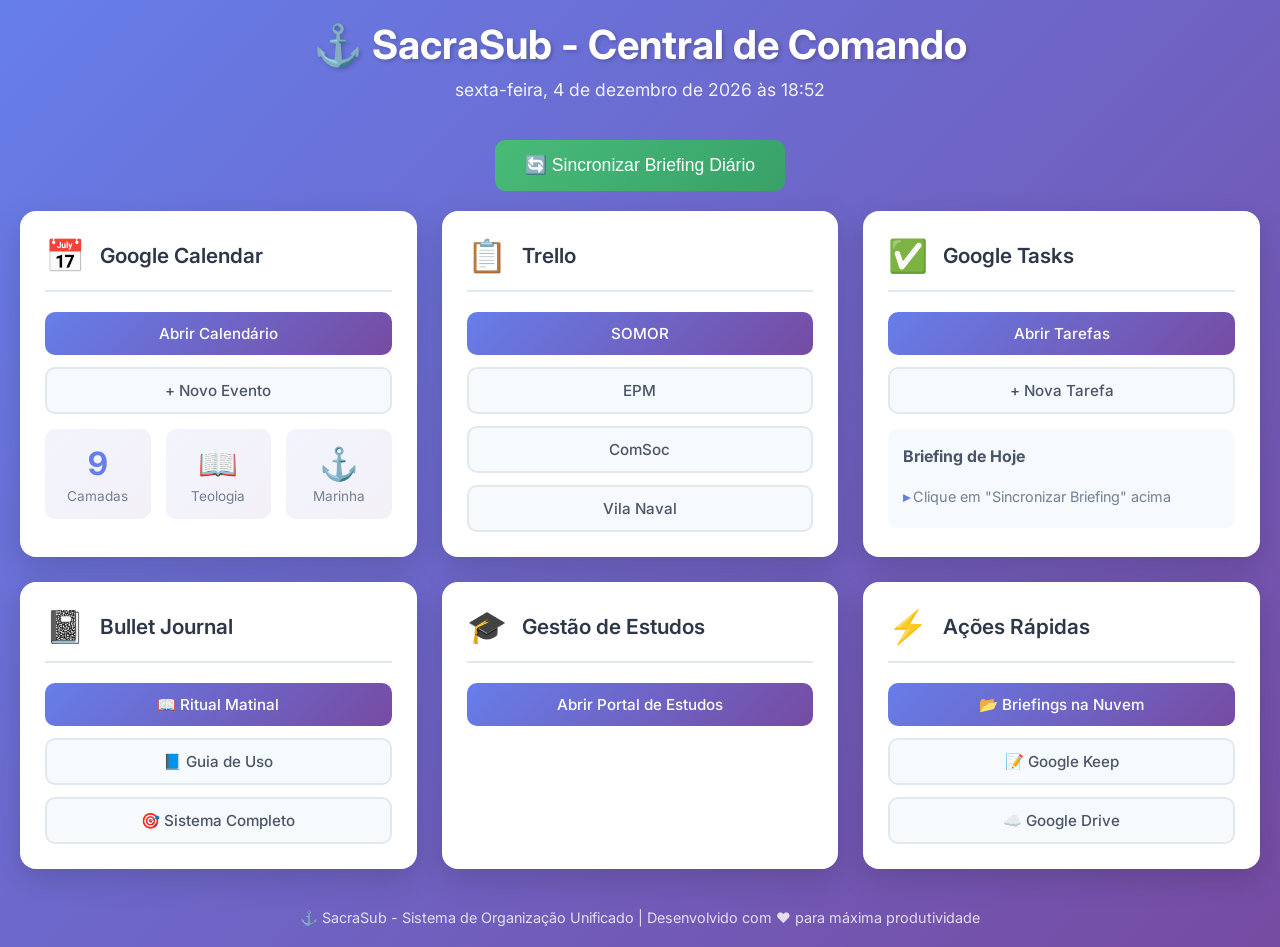
<file: sacrasub-dashboard-drive.html>
<!DOCTYPE html>
<html lang="pt-BR">

<head>
    <meta charset="UTF-8">
    <meta name="viewport" content="width=device-width, initial-scale=1.0">
    <title>SacraSub - Central de Comando</title>
    <link rel="preconnect" href="https://fonts.googleapis.com">
    <link rel="preconnect" href="https://fonts.gstatic.com" crossorigin>
    <link href="https://fonts.googleapis.com/css2?family=Inter:wght@400;500;600;700&display=swap" rel="stylesheet">
    <style>
        * {
            margin: 0;
            padding: 0;
            box-sizing: border-box;
        }

        body {
            font-family: 'Inter', -apple-system, BlinkMacSystemFont, sans-serif;
            background: linear-gradient(135deg, #667eea 0%, #764ba2 100%);
            min-height: 100vh;
            padding: 20px;
            color: #2d3748;
        }

        .container {
            max-width: 1400px;
            margin: 0 auto;
        }

        header {
            text-align: center;
            color: white;
            margin-bottom: 40px;
        }

        header h1 {
            font-size: 2.5rem;
            font-weight: 700;
            margin-bottom: 10px;
            text-shadow: 2px 2px 4px rgba(0, 0, 0, 0.2);
        }

        header p {
            font-size: 1.1rem;
            opacity: 0.9;
        }

        .dashboard-grid {
            display: grid;
            grid-template-columns: repeat(auto-fit, minmax(350px, 1fr));
            gap: 25px;
            margin-bottom: 30px;
        }

        .card {
            background: white;
            border-radius: 16px;
            padding: 25px;
            box-shadow: 0 10px 30px rgba(0, 0, 0, 0.15);
            transition: transform 0.3s ease, box-shadow 0.3s ease;
        }

        .card:hover {
            transform: translateY(-5px);
            box-shadow: 0 15px 40px rgba(0, 0, 0, 0.2);
        }

        .card-header {
            display: flex;
            align-items: center;
            margin-bottom: 20px;
            padding-bottom: 15px;
            border-bottom: 2px solid #e2e8f0;
        }

        .card-icon {
            font-size: 2rem;
            margin-right: 15px;
        }

        .card-title {
            font-size: 1.3rem;
            font-weight: 600;
            color: #2d3748;
        }

        .quick-links {
            display: flex;
            flex-direction: column;
            gap: 12px;
        }

        .btn {
            display: inline-flex;
            align-items: center;
            justify-content: center;
            padding: 12px 20px;
            border-radius: 10px;
            text-decoration: none;
            font-weight: 500;
            transition: all 0.3s ease;
            border: none;
            cursor: pointer;
            font-size: 0.95rem;
        }

        .btn-primary {
            background: linear-gradient(135deg, #667eea 0%, #764ba2 100%);
            color: white;
        }

        .btn-primary:hover {
            transform: scale(1.05);
            box-shadow: 0 5px 15px rgba(102, 126, 234, 0.4);
        }

        .btn-secondary {
            background: #f7fafc;
            color: #4a5568;
            border: 2px solid #e2e8f0;
        }

        .btn-secondary:hover {
            background: #edf2f7;
            border-color: #cbd5e0;
        }

        .briefing-preview {
            background: #f7fafc;
            border-radius: 10px;
            padding: 15px;
            margin-top: 15px;
            max-height: 200px;
            overflow-y: auto;
            font-size: 0.9rem;
            line-height: 1.6;
        }

        .briefing-preview h3 {
            font-size: 1rem;
            margin-bottom: 10px;
            color: #4a5568;
        }

        .briefing-preview ul {
            list-style: none;
            padding-left: 0;
        }

        .briefing-preview li {
            padding: 5px 0;
            color: #718096;
        }

        .briefing-preview li:before {
            content: "▸ ";
            color: #667eea;
            font-weight: bold;
        }

        .stats {
            display: grid;
            grid-template-columns: repeat(3, 1fr);
            gap: 15px;
            margin-top: 15px;
        }

        .stat-box {
            background: linear-gradient(135deg, #667eea15 0%, #764ba215 100%);
            padding: 15px;
            border-radius: 10px;
            text-align: center;
        }

        .stat-number {
            font-size: 2rem;
            font-weight: 700;
            color: #667eea;
        }

        .stat-label {
            font-size: 0.85rem;
            color: #718096;
            margin-top: 5px;
        }

        footer {
            text-align: center;
            color: white;
            margin-top: 40px;
            opacity: 0.8;
            font-size: 0.9rem;
        }

        @media (max-width: 768px) {
            header h1 {
                font-size: 2rem;
            }

            .dashboard-grid {
                grid-template-columns: 1fr;
            }

            .stats {
                grid-template-columns: 1fr;
            }
        }

        .sync-button {
            background: linear-gradient(135deg, #48bb78 0%, #38a169 100%);
            color: white;
            font-size: 1.1rem;
            padding: 15px 30px;
            margin-bottom: 20px;
        }

        .sync-button:hover {
            transform: scale(1.05);
            box-shadow: 0 5px 20px rgba(72, 187, 120, 0.4);
        }
    </style>
</head>

<body>
    <div class="container">
        <header>
            <h1>⚓ SacraSub - Central de Comando</h1>
            <p>Sua rotina organizada em um só lugar</p>
        </header>

        <div style="text-align: center;">
            <button class="btn sync-button" onclick="syncBriefing()">
                🔄 Sincronizar Briefing Diário
            </button>
        </div>

        <div class="dashboard-grid">
            <!-- Google Calendar -->
            <div class="card">
                <div class="card-header">
                    <span class="card-icon">📅</span>
                    <h2 class="card-title">Google Calendar</h2>
                </div>
                <div class="quick-links">
                    <a href="https://calendar.google.com/calendar/u/0/r" target="_blank" class="btn btn-primary">
                        Abrir Calendário
                    </a>
                    <a href="https://calendar.google.com/calendar/u/0/r/eventedit" target="_blank"
                        class="btn btn-secondary">
                        + Novo Evento
                    </a>
                </div>
                <div class="stats">
                    <div class="stat-box">
                        <div class="stat-number">9</div>
                        <div class="stat-label">Camadas</div>
                    </div>
                    <div class="stat-box">
                        <div class="stat-number">📖</div>
                        <div class="stat-label">Teologia</div>
                    </div>
                    <div class="stat-box">
                        <div class="stat-number">⚓</div>
                        <div class="stat-label">Marinha</div>
                    </div>
                </div>
            </div>

            <!-- Trello -->
            <div class="card">
                <div class="card-header">
                    <span class="card-icon">📋</span>
                    <h2 class="card-title">Trello</h2>
                </div>
                <div class="quick-links">
                    <a href="https://trello.com/b/NWpqPLzt/somor" target="_blank" class="btn btn-primary">
                        SOMOR
                    </a>
                    <a href="https://trello.com/b/n18W111u/agenda-epm-cftab" target="_blank" class="btn btn-secondary">
                        EPM
                    </a>
                    <a href="https://trello.com/b/0nXLnm7i/comsoc" target="_blank" class="btn btn-secondary">
                        ComSoc
                    </a>
                    <a href="https://trello.com/b/9mdj34Pz/sindico-apl-vn-tabatinga" target="_blank"
                        class="btn btn-secondary">
                        Vila Naval
                    </a>
                </div>
            </div>

            <!-- Google Tasks -->
            <div class="card">
                <div class="card-header">
                    <span class="card-icon">✅</span>
                    <h2 class="card-title">Google Tasks</h2>
                </div>
                <div class="quick-links">
                    <a href="https://tasks.google.com" target="_blank" class="btn btn-primary">
                        Abrir Tarefas
                    </a>
                    <a href="https://calendar.google.com/calendar/u/0/r/tasks" target="_blank"
                        class="btn btn-secondary">
                        + Nova Tarefa
                    </a>
                </div>
                <div class="briefing-preview">
                    <h3>Briefing de Hoje</h3>
                    <ul id="tasks-preview">
                        <li>Clique em "Sincronizar Briefing" acima</li>
                    </ul>
                </div>
            </div>

            <!-- Bullet Journal -->
            <div class="card">
                <div class="card-header">
                    <span class="card-icon">📓</span>
                    <h2 class="card-title">Bullet Journal</h2>
                </div>
                <div class="quick-links">
                    <a href="morning_ritual.html" class="btn btn-primary">
                        📖 Ritual Matinal
                    </a>
                    <a href="bujo_guide.html" class="btn btn-secondary">
                        📘 Guia de Uso
                    </a>
                    <a href="system_guide.html" class="btn btn-secondary">
                        🎯 Sistema Completo
                    </a>
                </div>
            </div>

            <!-- Estudos -->
            <div class="card">
                <div class="card-header">
                    <span class="card-icon">🎓</span>
                    <h2 class="card-title">Gestão de Estudos</h2>
                </div>
                <div class="quick-links">
                    <a href="https://script.google.com/macros/s/AKfycby8uC9WKj9LOztqqE6CQB48UByHhwh0EwSYImuhzBZTdn1ID9520pWD9t5ulPvxTYkCSQ/exec"
                        target="_blank" class="btn btn-primary">
                        Abrir Portal de Estudos
                    </a>
                </div>
            </div>

            <!-- Ações Rápidas -->
            <div class="card">
                <div class="card-header">
                    <span class="card-icon">⚡</span>
                    <h2 class="card-title">Ações Rápidas</h2>
                </div>
                <div class="quick-links">
                    <a href="https://drive.google.com/drive/search?q=type:folder%20name:%22Briefings%20SacraSub%20⚓%22"
                        target="_blank" class="btn btn-primary">
                        📂 Briefings na Nuvem
                    </a>
                    <a href="https://keep.google.com" target="_blank" class="btn btn-secondary">
                        📝 Google Keep
                    </a>
                    <a href="https://drive.google.com" target="_blank" class="btn btn-secondary">
                        ☁️ Google Drive
                    </a>
                </div>
            </div>
        </div>

        <footer>
            <p>⚓ SacraSub - Sistema de Organização Unificado | Desenvolvido com ❤️ para máxima produtividade</p>
        </footer>
    </div>

    <script>
        function syncBriefing() {
            if (window.location.protocol === 'file:') {
                alert('Executando script de sincronização...\n\nVerifique o Google Tasks em alguns segundos!');
                window.location.href = 'file:///D:/Estrela/Documents/routine_sync.ps1';
            } else {
                alert('⚠️ VOCÊ ESTÁ NO MODO ONLINE\n\nPor segurança, navegadores não permitem que sites executem tarefas no seu PC.\n\nPARA SINCRONIZAR:\n1. Use o atalho "Sincronizar Bujo" na sua Área de Trabalho.\n2. Ou abra este dashboard pelo arquivo local no seu computador.');
            }
        }

        function openBriefingFolder() {
            if (window.location.protocol === 'file:') {
                window.location.href = 'file:///D:/Estrela/Documents/Daily_Briefings/';
            } else {
                alert('⚠️ VOCÊ ESTÁ NO MODO ONLINE\n\nNão é possível abrir pastas do seu computador através da internet.\n\nCaminho da pasta no seu PC:\nD:\\Estrela\\Documents\\Daily_Briefings');
            }
        }

        // Atualiza a data/hora
        function updateDateTime() {
            const now = new Date();
            const options = {
                weekday: 'long',
                year: 'numeric',
                month: 'long',
                day: 'numeric',
                hour: '2-digit',
                minute: '2-digit'
            };
            document.querySelector('header p').textContent =
                now.toLocaleDateString('pt-BR', options);
        }

        updateDateTime();
        setInterval(updateDateTime, 60000); // Atualiza a cada minuto
    </script>
</body>

</html>
</file>
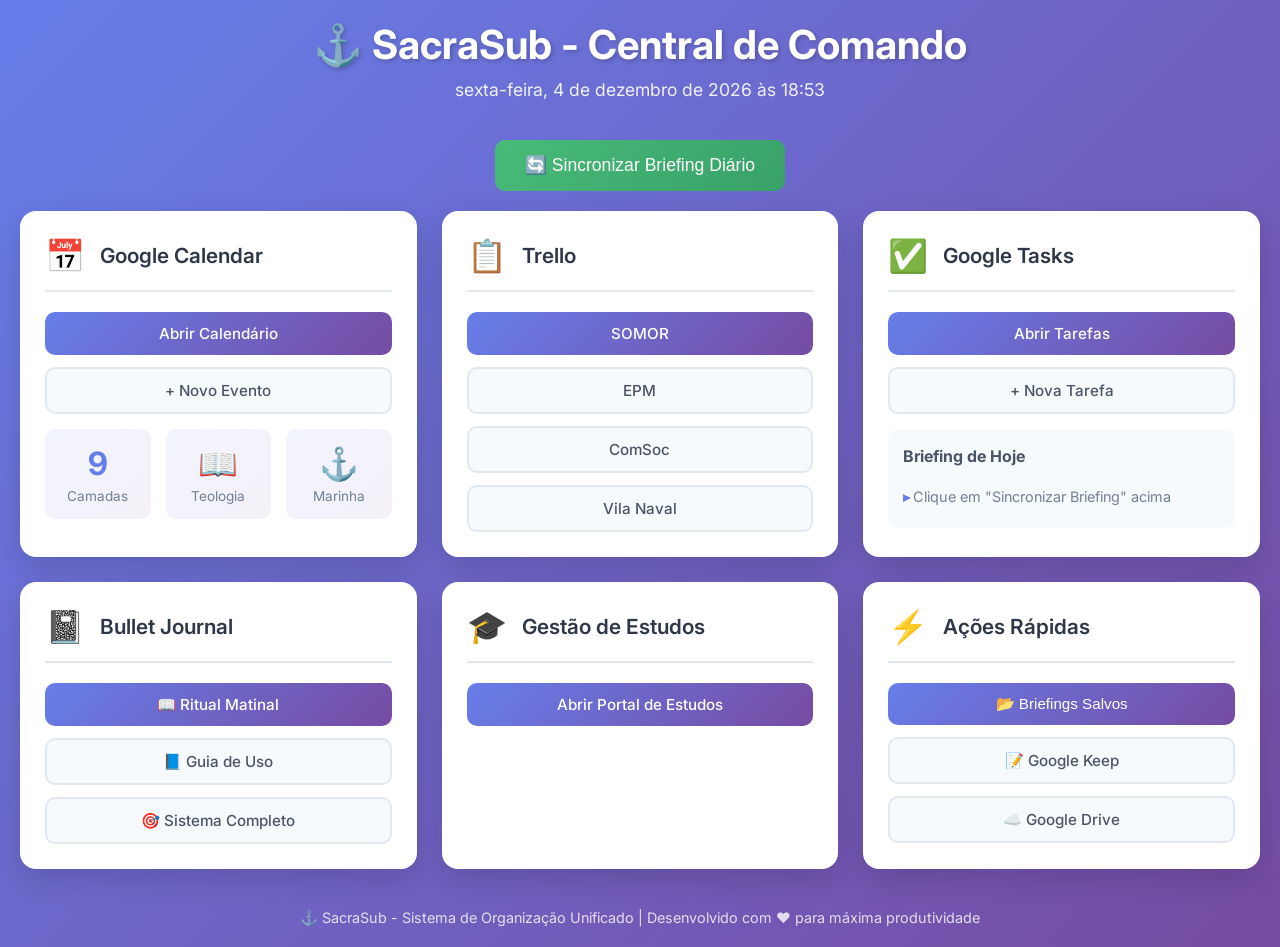
<file: SacraSub_Dashboard.html>
<!DOCTYPE html>
<html lang="pt-BR">

<head>
    <meta charset="UTF-8">
    <meta name="viewport" content="width=device-width, initial-scale=1.0">
    <title>SacraSub - Central de Comando</title>
    <link rel="preconnect" href="https://fonts.googleapis.com">
    <link rel="preconnect" href="https://fonts.gstatic.com" crossorigin>
    <link href="https://fonts.googleapis.com/css2?family=Inter:wght@400;500;600;700&display=swap" rel="stylesheet">
    <style>
        * {
            margin: 0;
            padding: 0;
            box-sizing: border-box;
        }

        body {
            font-family: 'Inter', -apple-system, BlinkMacSystemFont, sans-serif;
            background: linear-gradient(135deg, #667eea 0%, #764ba2 100%);
            min-height: 100vh;
            padding: 20px;
            color: #2d3748;
        }

        .container {
            max-width: 1400px;
            margin: 0 auto;
        }

        header {
            text-align: center;
            color: white;
            margin-bottom: 40px;
        }

        header h1 {
            font-size: 2.5rem;
            font-weight: 700;
            margin-bottom: 10px;
            text-shadow: 2px 2px 4px rgba(0, 0, 0, 0.2);
        }

        header p {
            font-size: 1.1rem;
            opacity: 0.9;
        }

        .dashboard-grid {
            display: grid;
            grid-template-columns: repeat(auto-fit, minmax(350px, 1fr));
            gap: 25px;
            margin-bottom: 30px;
        }

        .card {
            background: white;
            border-radius: 16px;
            padding: 25px;
            box-shadow: 0 10px 30px rgba(0, 0, 0, 0.15);
            transition: transform 0.3s ease, box-shadow 0.3s ease;
        }

        .card:hover {
            transform: translateY(-5px);
            box-shadow: 0 15px 40px rgba(0, 0, 0, 0.2);
        }

        .card-header {
            display: flex;
            align-items: center;
            margin-bottom: 20px;
            padding-bottom: 15px;
            border-bottom: 2px solid #e2e8f0;
        }

        .card-icon {
            font-size: 2rem;
            margin-right: 15px;
        }

        .card-title {
            font-size: 1.3rem;
            font-weight: 600;
            color: #2d3748;
        }

        .quick-links {
            display: flex;
            flex-direction: column;
            gap: 12px;
        }

        .btn {
            display: inline-flex;
            align-items: center;
            justify-content: center;
            padding: 12px 20px;
            border-radius: 10px;
            text-decoration: none;
            font-weight: 500;
            transition: all 0.3s ease;
            border: none;
            cursor: pointer;
            font-size: 0.95rem;
        }

        .btn-primary {
            background: linear-gradient(135deg, #667eea 0%, #764ba2 100%);
            color: white;
        }

        .btn-primary:hover {
            transform: scale(1.05);
            box-shadow: 0 5px 15px rgba(102, 126, 234, 0.4);
        }

        .btn-secondary {
            background: #f7fafc;
            color: #4a5568;
            border: 2px solid #e2e8f0;
        }

        .btn-secondary:hover {
            background: #edf2f7;
            border-color: #cbd5e0;
        }

        .briefing-preview {
            background: #f7fafc;
            border-radius: 10px;
            padding: 15px;
            margin-top: 15px;
            max-height: 200px;
            overflow-y: auto;
            font-size: 0.9rem;
            line-height: 1.6;
        }

        .briefing-preview h3 {
            font-size: 1rem;
            margin-bottom: 10px;
            color: #4a5568;
        }

        .briefing-preview ul {
            list-style: none;
            padding-left: 0;
        }

        .briefing-preview li {
            padding: 5px 0;
            color: #718096;
        }

        .briefing-preview li:before {
            content: "▸ ";
            color: #667eea;
            font-weight: bold;
        }

        .stats {
            display: grid;
            grid-template-columns: repeat(3, 1fr);
            gap: 15px;
            margin-top: 15px;
        }

        .stat-box {
            background: linear-gradient(135deg, #667eea15 0%, #764ba215 100%);
            padding: 15px;
            border-radius: 10px;
            text-align: center;
        }

        .stat-number {
            font-size: 2rem;
            font-weight: 700;
            color: #667eea;
        }

        .stat-label {
            font-size: 0.85rem;
            color: #718096;
            margin-top: 5px;
        }

        footer {
            text-align: center;
            color: white;
            margin-top: 40px;
            opacity: 0.8;
            font-size: 0.9rem;
        }

        @media (max-width: 768px) {
            header h1 {
                font-size: 2rem;
            }

            .dashboard-grid {
                grid-template-columns: 1fr;
            }

            .stats {
                grid-template-columns: 1fr;
            }
        }

        .sync-button {
            background: linear-gradient(135deg, #48bb78 0%, #38a169 100%);
            color: white;
            font-size: 1.1rem;
            padding: 15px 30px;
            margin-bottom: 20px;
        }

        .sync-button:hover {
            transform: scale(1.05);
            box-shadow: 0 5px 20px rgba(72, 187, 120, 0.4);
        }
    </style>
</head>

<body>
    <div class="container">
        <header>
            <h1>⚓ SacraSub - Central de Comando</h1>
            <p>Sua rotina organizada em um só lugar</p>
        </header>

        <div style="text-align: center;">
            <button class="btn sync-button" onclick="syncBriefing()">
                🔄 Sincronizar Briefing Diário
            </button>
        </div>

        <div class="dashboard-grid">
            <!-- Google Calendar -->
            <div class="card">
                <div class="card-header">
                    <span class="card-icon">📅</span>
                    <h2 class="card-title">Google Calendar</h2>
                </div>
                <div class="quick-links">
                    <a href="https://calendar.google.com/calendar/u/0/r" target="_blank" class="btn btn-primary">
                        Abrir Calendário
                    </a>
                    <a href="https://calendar.google.com/calendar/u/0/r/eventedit" target="_blank"
                        class="btn btn-secondary">
                        + Novo Evento
                    </a>
                </div>
                <div class="stats">
                    <div class="stat-box">
                        <div class="stat-number">9</div>
                        <div class="stat-label">Camadas</div>
                    </div>
                    <div class="stat-box">
                        <div class="stat-number">📖</div>
                        <div class="stat-label">Teologia</div>
                    </div>
                    <div class="stat-box">
                        <div class="stat-number">⚓</div>
                        <div class="stat-label">Marinha</div>
                    </div>
                </div>
            </div>

            <!-- Trello -->
            <div class="card">
                <div class="card-header">
                    <span class="card-icon">📋</span>
                    <h2 class="card-title">Trello</h2>
                </div>
                <div class="quick-links">
                    <a href="https://trello.com/b/NWpqPLzt/somor" target="_blank" class="btn btn-primary">
                        SOMOR
                    </a>
                    <a href="https://trello.com/b/n18W111u/agenda-epm-cftab" target="_blank" class="btn btn-secondary">
                        EPM
                    </a>
                    <a href="https://trello.com/b/0nXLnm7i/comsoc" target="_blank" class="btn btn-secondary">
                        ComSoc
                    </a>
                    <a href="https://trello.com/b/9mdj34Pz/sindico-apl-vn-tabatinga" target="_blank"
                        class="btn btn-secondary">
                        Vila Naval
                    </a>
                </div>
            </div>

            <!-- Google Tasks -->
            <div class="card">
                <div class="card-header">
                    <span class="card-icon">✅</span>
                    <h2 class="card-title">Google Tasks</h2>
                </div>
                <div class="quick-links">
                    <a href="https://tasks.google.com" target="_blank" class="btn btn-primary">
                        Abrir Tarefas
                    </a>
                    <a href="https://tasks.google.com/create" target="_blank" class="btn btn-secondary">
                        + Nova Tarefa
                    </a>
                </div>
                <div class="briefing-preview">
                    <h3>Briefing de Hoje</h3>
                    <ul id="tasks-preview">
                        <li>Clique em "Sincronizar Briefing" acima</li>
                    </ul>
                </div>
            </div>

            <!-- Bullet Journal -->
            <div class="card">
                <div class="card-header">
                    <span class="card-icon">📓</span>
                    <h2 class="card-title">Bullet Journal</h2>
                </div>
                <div class="quick-links">
                    <a href="file:///C:/Users/Estrela/.gemini/antigravity/brain/29822387-f96a-4ae0-a63f-1f4bbe456011/morning_ritual.md"
                        class="btn btn-primary">
                        📖 Ritual Matinal
                    </a>
                    <a href="file:///C:/Users/Estrela/.gemini/antigravity/brain/29822387-f96a-4ae0-a63f-1f4bbe456011/bujo_guide.md"
                        class="btn btn-secondary">
                        📘 Guia de Uso
                    </a>
                    <a href="file:///C:/Users/Estrela/.gemini/antigravity/brain/29822387-f96a-4ae0-a63f-1f4bbe456011/system_guide.md"
                        class="btn btn-secondary">
                        🎯 Sistema Completo
                    </a>
                </div>
            </div>

            <!-- Estudos -->
            <div class="card">
                <div class="card-header">
                    <span class="card-icon">🎓</span>
                    <h2 class="card-title">Gestão de Estudos</h2>
                </div>
                <div class="quick-links">
                    <a href="file:///d:/Estrela/Documents/Gestão de Estudos 2026.html" class="btn btn-primary">
                        Abrir Portal de Estudos
                    </a>
                </div>
            </div>

            <!-- Ações Rápidas -->
            <div class="card">
                <div class="card-header">
                    <span class="card-icon">⚡</span>
                    <h2 class="card-title">Ações Rápidas</h2>
                </div>
                <div class="quick-links">
                    <button class="btn btn-primary" onclick="openBriefingFolder()">
                        📂 Briefings Salvos
                    </button>
                    <a href="https://keep.google.com" target="_blank" class="btn btn-secondary">
                        📝 Google Keep
                    </a>
                    <a href="https://drive.google.com" target="_blank" class="btn btn-secondary">
                        ☁️ Google Drive
                    </a>
                </div>
            </div>
        </div>

        <footer>
            <p>⚓ SacraSub - Sistema de Organização Unificado | Desenvolvido com ❤️ para máxima produtividade</p>
        </footer>
    </div>

    <script>
        function syncBriefing() {
            alert('Executando script de sincronização...\n\nO briefing será gerado e enviado para o Google Tasks.\n\nVerifique o Google Tasks em alguns segundos!');

            // Simula a execução do script PowerShell
            // Em produção, isso chamaria o script routine_sync.ps1
            window.location.href = 'file:///D:/Estrela/Documents/routine_sync.ps1';
        }

        function openBriefingFolder() {
            window.location.href = 'file:///D:/Estrela/Documents/Daily_Briefings/';
        }

        // Atualiza a data/hora
        function updateDateTime() {
            const now = new Date();
            const options = {
                weekday: 'long',
                year: 'numeric',
                month: 'long',
                day: 'numeric',
                hour: '2-digit',
                minute: '2-digit'
            };
            document.querySelector('header p').textContent =
                now.toLocaleDateString('pt-BR', options);
        }

        updateDateTime();
        setInterval(updateDateTime, 60000); // Atualiza a cada minuto
    </script>
</body>

</html>
</file>
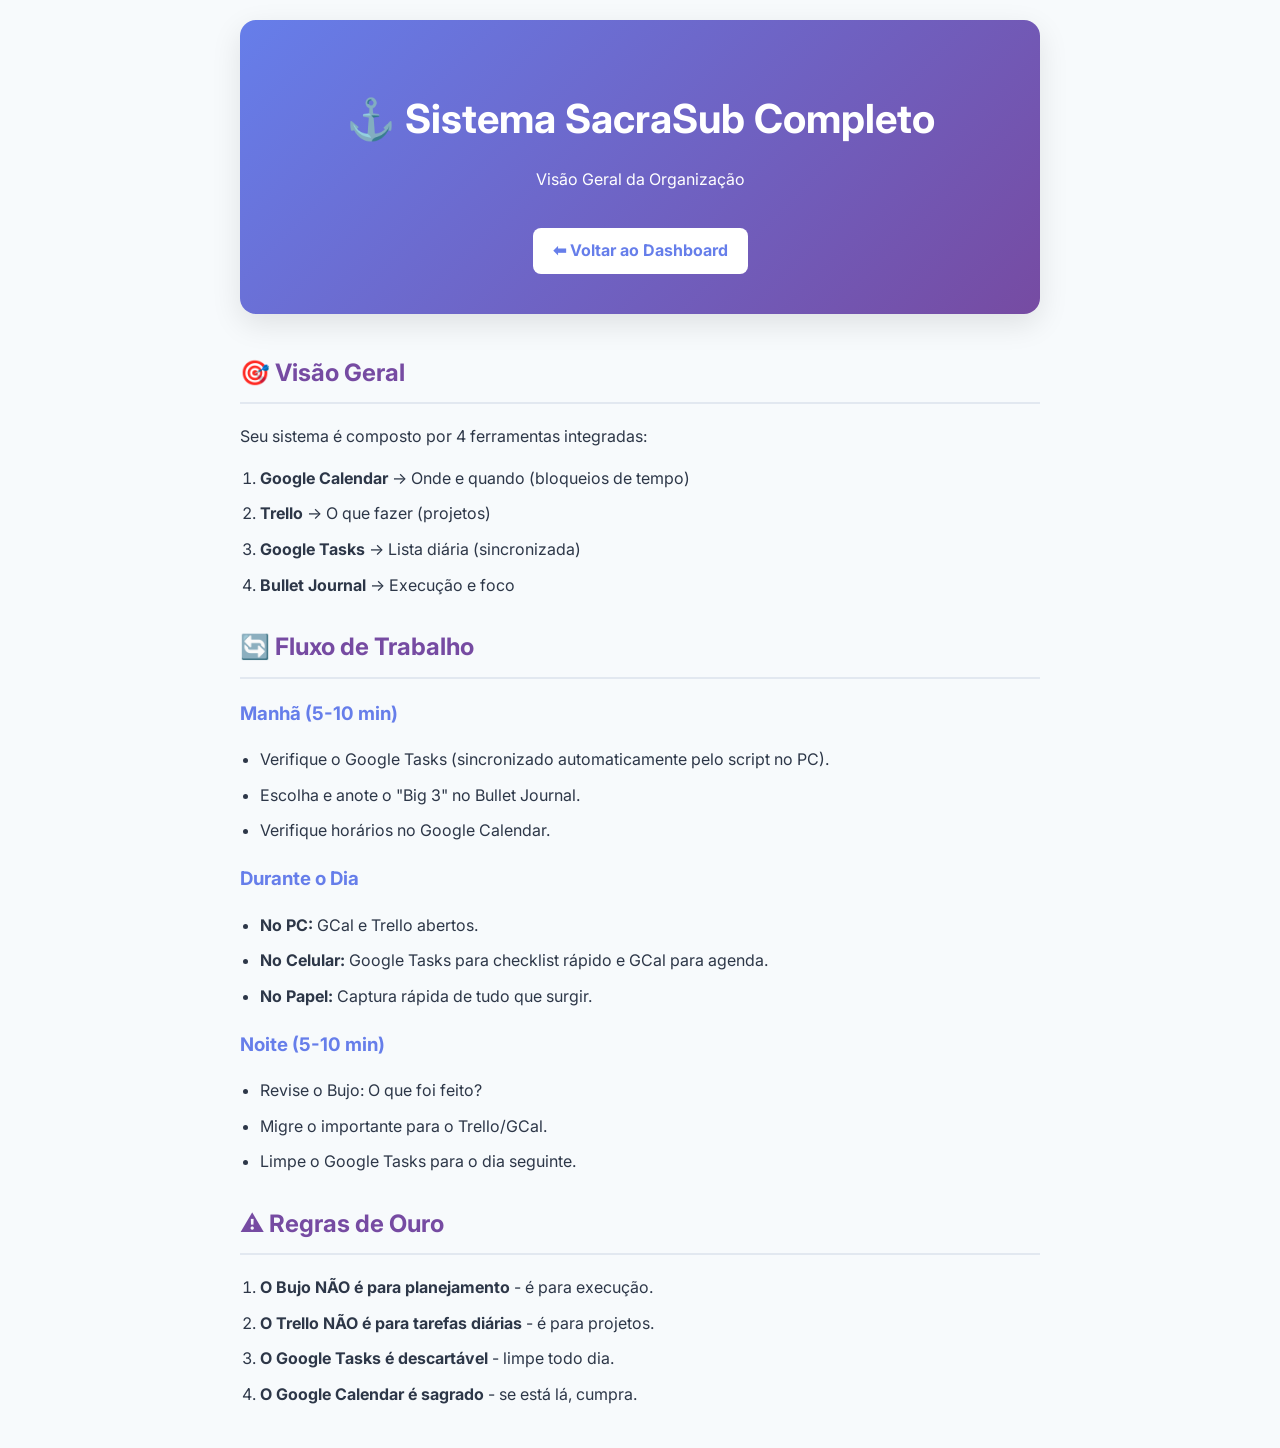
<file: system_guide.html>
<!DOCTYPE html>
<html lang="pt-BR">

<head>
    <meta charset="UTF-8">
    <meta name="viewport" content="width=device-width, initial-scale=1.0">
    <title>Sistema Completo - SacraSub</title>
    <link rel="stylesheet" href="styles.css">
    <link href="https://fonts.googleapis.com/css2?family=Inter:wght@400;500;600;700&display=swap" rel="stylesheet">
</head>

<body>
    <header>
        <h1>⚓ Sistema SacraSub Completo</h1>
        <p>Visão Geral da Organização</p>
        <a href="index.html" class="back-btn">⬅ Voltar ao Dashboard</a>
    </header>

    <main>
        <h2>🎯 Visão Geral</h2>
        <p>Seu sistema é composto por 4 ferramentas integradas:</p>
        <ol>
            <li><strong>Google Calendar</strong> → Onde e quando (bloqueios de tempo)</li>
            <li><strong>Trello</strong> → O que fazer (projetos)</li>
            <li><strong>Google Tasks</strong> → Lista diária (sincronizada)</li>
            <li><strong>Bullet Journal</strong> → Execução e foco</li>
        </ol>

        <h2>🔄 Fluxo de Trabalho</h2>

        <h3>Manhã (5-10 min)</h3>
        <ul>
            <li>Verifique o Google Tasks (sincronizado automaticamente pelo script no PC).</li>
            <li>Escolha e anote o "Big 3" no Bullet Journal.</li>
            <li>Verifique horários no Google Calendar.</li>
        </ul>

        <h3>Durante o Dia</h3>
        <ul>
            <li><strong>No PC:</strong> GCal e Trello abertos.</li>
            <li><strong>No Celular:</strong> Google Tasks para checklist rápido e GCal para agenda.</li>
            <li><strong>No Papel:</strong> Captura rápida de tudo que surgir.</li>
        </ul>

        <h3>Noite (5-10 min)</h3>
        <ul>
            <li>Revise o Bujo: O que foi feito?</li>
            <li>Migre o importante para o Trello/GCal.</li>
            <li>Limpe o Google Tasks para o dia seguinte.</li>
        </ul>

        <h2>⚠️ Regras de Ouro</h2>
        <ol>
            <li><strong>O Bujo NÃO é para planejamento</strong> - é para execução.</li>
            <li><strong>O Trello NÃO é para tarefas diárias</strong> - é para projetos.</li>
            <li><strong>O Google Tasks é descartável</strong> - limpe todo dia.</li>
            <li><strong>O Google Calendar é sagrado</strong> - se está lá, cumpra.</li>
        </ol>
    </main>
</body>

</html>
</file>
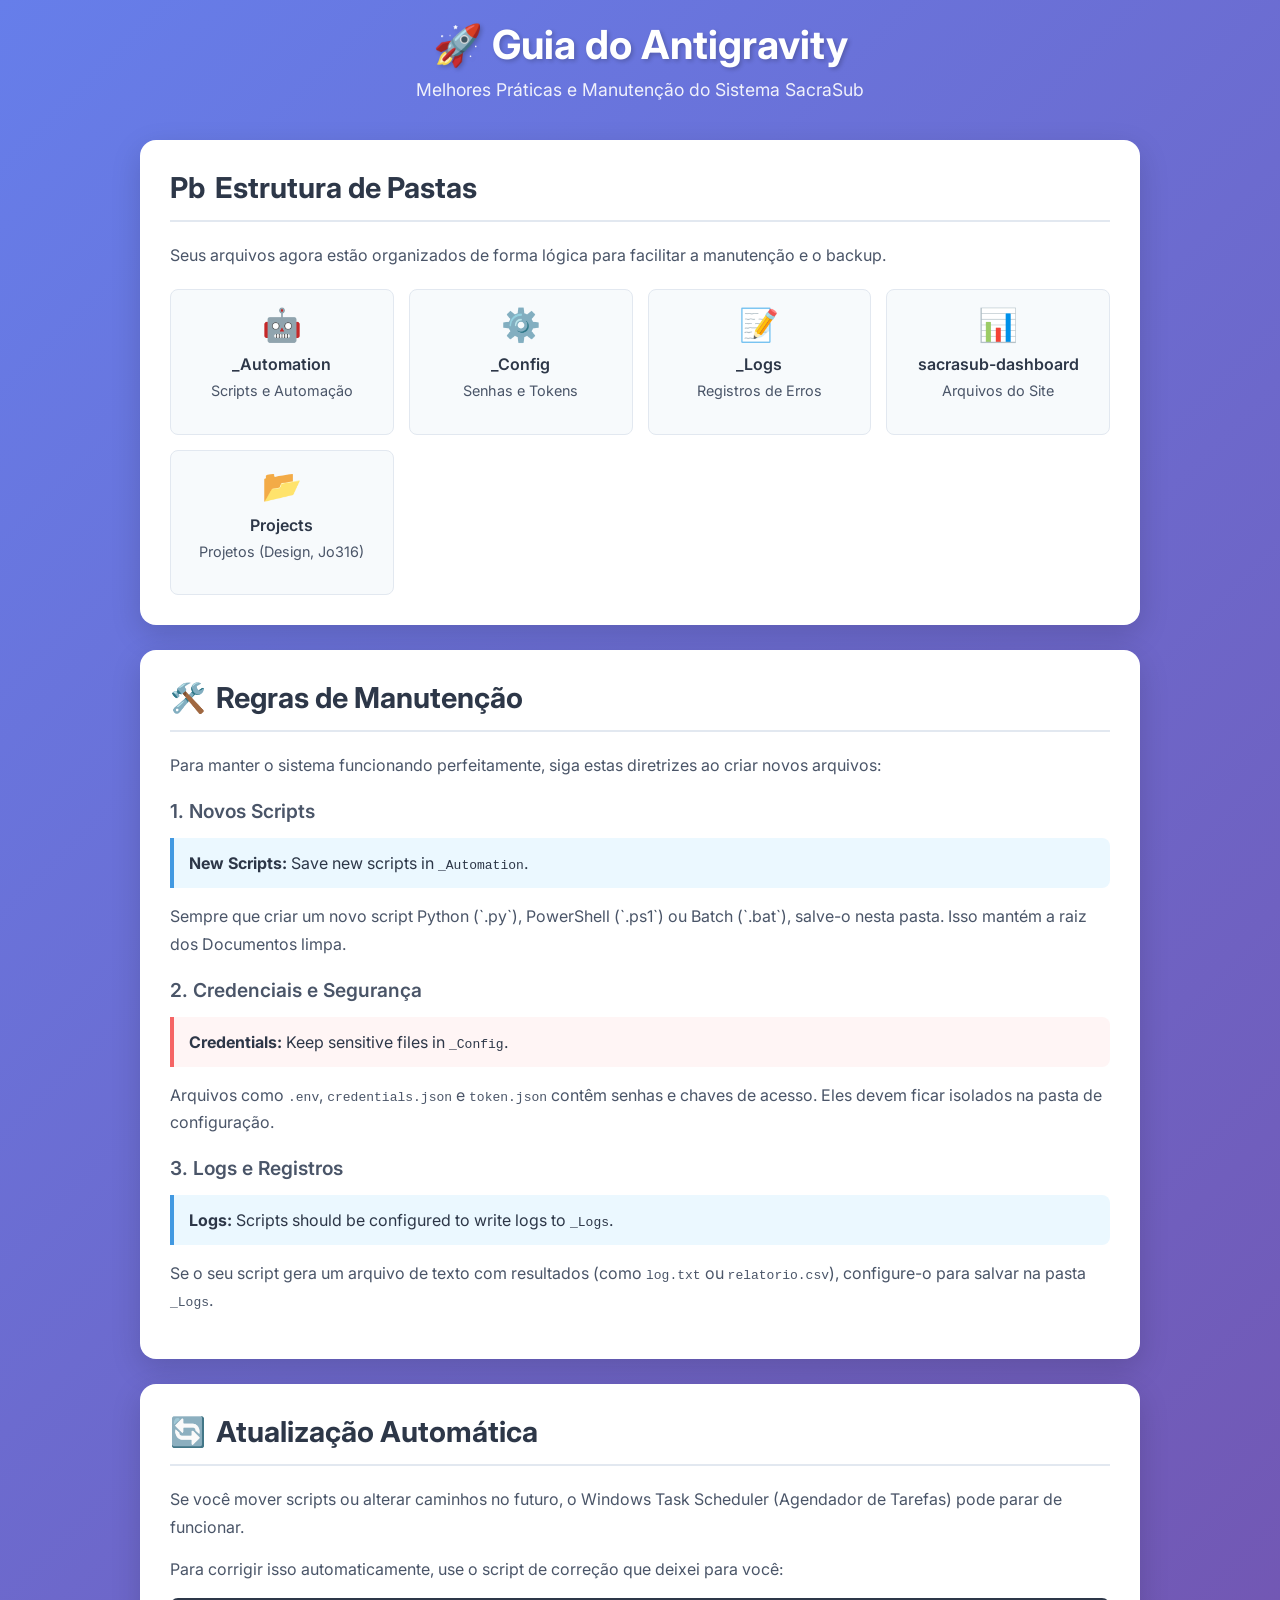
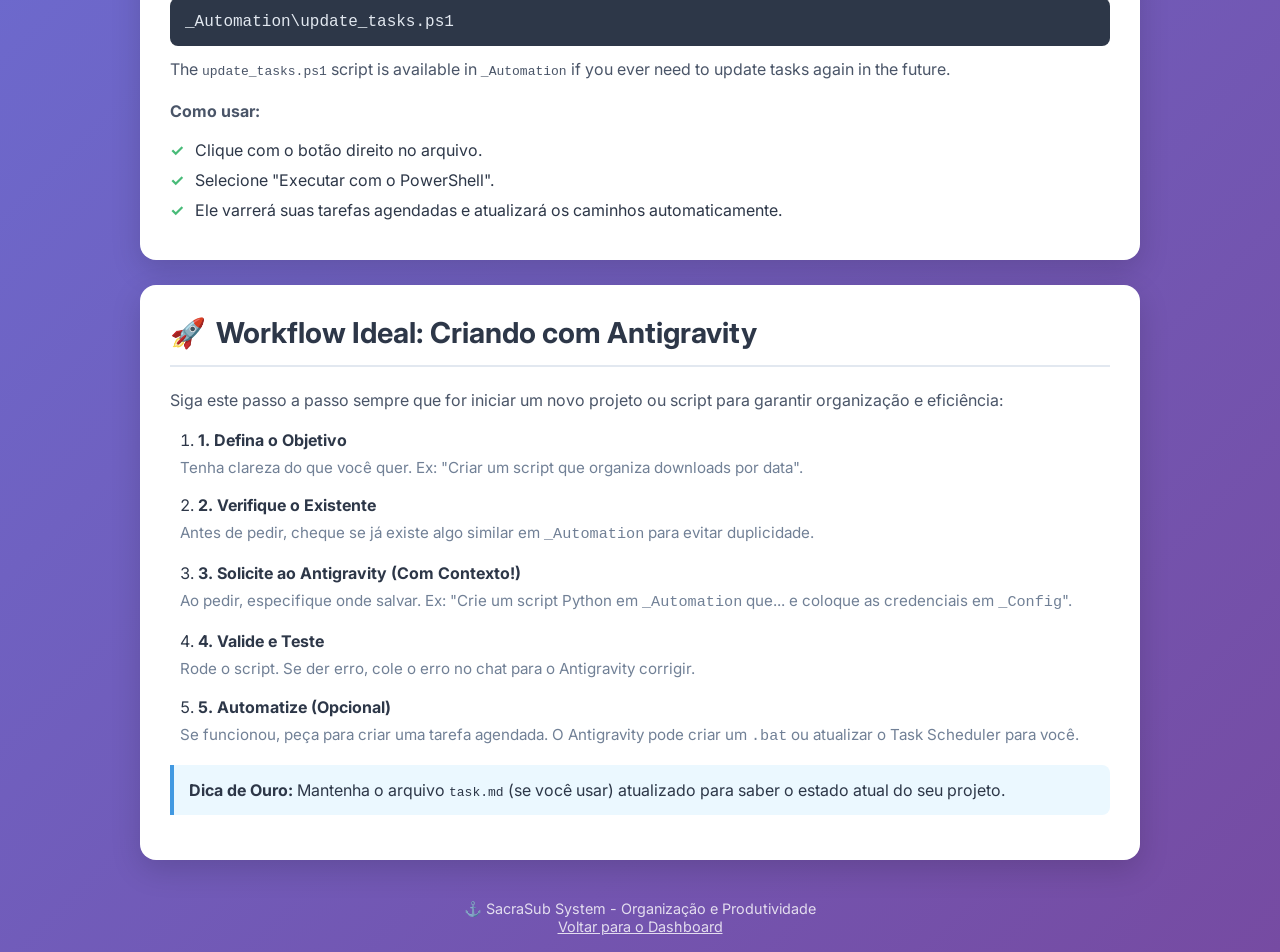
<file: docs/Guia_Antigravity.html>
<!DOCTYPE html>
<html lang="pt-BR">

<head>
    <meta charset="UTF-8">
    <meta name="viewport" content="width=device-width, initial-scale=1.0">
    <title>Guia Antigravity - SacraSub</title>
    <link rel="preconnect" href="https://fonts.googleapis.com">
    <link rel="preconnect" href="https://fonts.gstatic.com" crossorigin>
    <link href="https://fonts.googleapis.com/css2?family=Inter:wght@400;500;600;700&display=swap" rel="stylesheet">
    <style>
        * {
            margin: 0;
            padding: 0;
            box-sizing: border-box;
        }

        body {
            font-family: 'Inter', -apple-system, BlinkMacSystemFont, sans-serif;
            background: linear-gradient(135deg, #667eea 0%, #764ba2 100%);
            min-height: 100vh;
            padding: 20px;
            color: #2d3748;
        }

        .container {
            max-width: 1000px;
            margin: 0 auto;
        }

        header {
            text-align: center;
            color: white;
            margin-bottom: 40px;
        }

        header h1 {
            font-size: 2.5rem;
            font-weight: 700;
            margin-bottom: 10px;
            text-shadow: 2px 2px 4px rgba(0, 0, 0, 0.2);
        }

        header p {
            font-size: 1.1rem;
            opacity: 0.9;
        }

        .card {
            background: white;
            border-radius: 16px;
            padding: 30px;
            margin-bottom: 25px;
            box-shadow: 0 10px 30px rgba(0, 0, 0, 0.15);
        }

        .card h2 {
            font-size: 1.8rem;
            color: #2d3748;
            border-bottom: 2px solid #e2e8f0;
            padding-bottom: 15px;
            margin-bottom: 20px;
            display: flex;
            align-items: center;
        }

        .card h2 span {
            margin-right: 10px;
        }

        .card h3 {
            font-size: 1.2rem;
            color: #4a5568;
            margin-top: 20px;
            margin-bottom: 10px;
            font-weight: 600;
        }

        .card p {
            margin-bottom: 15px;
            line-height: 1.7;
            color: #4a5568;
        }

        .info-box {
            background: #ebf8ff;
            border-left: 4px solid #4299e1;
            padding: 15px;
            border-radius: 0 8px 8px 0;
            margin: 15px 0;
        }

        .warning-box {
            background: #fff5f5;
            border-left: 4px solid #f56565;
            padding: 15px;
            border-radius: 0 8px 8px 0;
            margin: 15px 0;
        }

        .code-block {
            background: #2d3748;
            color: #e2e8f0;
            padding: 15px;
            border-radius: 8px;
            font-family: 'Courier New', monospace;
            overflow-x: auto;
            margin: 10px 0;
        }

        ul {
            list-style-type: none;
            padding-left: 0;
        }

        ul li {
            margin-bottom: 10px;
            padding-left: 25px;
            position: relative;
        }

        ul li:before {
            content: "✓";
            color: #48bb78;
            font-weight: bold;
            position: absolute;
            left: 0;
        }

        .folder-structure {
            display: grid;
            grid-template-columns: repeat(auto-fit, minmax(200px, 1fr));
            gap: 15px;
            margin-top: 20px;
        }

        .folder-item {
            background: #f7fafc;
            padding: 15px;
            border-radius: 8px;
            border: 1px solid #e2e8f0;
            text-align: center;
        }

        .folder-icon {
            font-size: 2rem;
            margin-bottom: 10px;
            display: block;
        }

        .folder-name {
            font-weight: 600;
            color: #2d3748;
        }

        footer {
            text-align: center;
            color: white;
            margin-top: 40px;
            opacity: 0.8;
            font-size: 0.9rem;
        }

        .btn {
            display: inline-block;
            background: #667eea;
            color: white;
            padding: 10px 20px;
            text-decoration: none;
            border-radius: 8px;
            font-weight: 500;
            transition: background 0.3s;
        }

        .btn:hover {
            background: #5a67d8;
        }
    </style>
</head>

<body>
    <div class="container">
        <header>
            <h1>🚀 Guia do Antigravity</h1>
            <p>Melhores Práticas e Manutenção do Sistema SacraSub</p>
        </header>

        <!-- Seção 1: Estrutura de Pastas -->
        <div class="card">
            <h2><span>Pb</span> Estrutura de Pastas</h2>
            <p>Seus arquivos agora estão organizados de forma lógica para facilitar a manutenção e o backup.</p>

            <div class="folder-structure">
                <div class="folder-item">
                    <span class="folder-icon">🤖</span>
                    <span class="folder-name">_Automation</span>
                    <p style="font-size: 0.9rem; margin-top: 5px;">Scripts e Automação</p>
                </div>
                <div class="folder-item">
                    <span class="folder-icon">⚙️</span>
                    <span class="folder-name">_Config</span>
                    <p style="font-size: 0.9rem; margin-top: 5px;">Senhas e Tokens</p>
                </div>
                <div class="folder-item">
                    <span class="folder-icon">📝</span>
                    <span class="folder-name">_Logs</span>
                    <p style="font-size: 0.9rem; margin-top: 5px;">Registros de Erros</p>
                </div>
                <div class="folder-item">
                    <span class="folder-icon">📊</span>
                    <span class="folder-name">sacrasub-dashboard</span>
                    <p style="font-size: 0.9rem; margin-top: 5px;">Arquivos do Site</p>
                </div>
                <div class="folder-item">
                    <span class="folder-icon">📂</span>
                    <span class="folder-name">Projects</span>
                    <p style="font-size: 0.9rem; margin-top: 5px;">Projetos (Design, Jo316)</p>
                </div>
            </div>
        </div>

        <!-- Seção 2: Manutenção e Regras -->
        <div class="card">
            <h2><span>🛠️</span> Regras de Manutenção</h2>
            <p>Para manter o sistema funcionando perfeitamente, siga estas diretrizes ao criar novos arquivos:</p>

            <h3>1. Novos Scripts</h3>
            <div class="info-box">
                <strong>New Scripts:</strong> Save new scripts in <code>_Automation</code>.
            </div>
            <p>Sempre que criar um novo script Python (`.py`), PowerShell (`.ps1`) ou Batch (`.bat`), salve-o nesta
                pasta. Isso mantém a raiz dos Documentos limpa.</p>

            <h3>2. Credenciais e Segurança</h3>
            <div class="warning-box">
                <strong>Credentials:</strong> Keep sensitive files in <code>_Config</code>.
            </div>
            <p>Arquivos como <code>.env</code>, <code>credentials.json</code> e <code>token.json</code> contêm senhas e
                chaves de acesso. Eles devem ficar isolados na pasta de configuração.</p>

            <h3>3. Logs e Registros</h3>
            <div class="info-box">
                <strong>Logs:</strong> Scripts should be configured to write logs to <code>_Logs</code>.
            </div>
            <p>Se o seu script gera um arquivo de texto com resultados (como <code>log.txt</code> ou
                <code>relatorio.csv</code>), configure-o para salvar na pasta <code>_Logs</code>.</p>
        </div>

        <!-- Seção 3: Atualização de Tarefas -->
        <div class="card">
            <h2><span>🔄</span> Atualização Automática</h2>
            <p>Se você mover scripts ou alterar caminhos no futuro, o Windows Task Scheduler (Agendador de Tarefas) pode
                parar de funcionar.</p>

            <p>Para corrigir isso automaticamente, use o script de correção que deixei para você:</p>

            <div class="code-block">
                _Automation\update_tasks.ps1
            </div>

            <p>The <code>update_tasks.ps1</code> script is available in <code>_Automation</code> if you ever need to
                update tasks again in the future.</p>

            <p><strong>Como usar:</strong></p>
            <ul>
                <li>Clique com o botão direito no arquivo.</li>
                <li>Selecione "Executar com o PowerShell".</li>
                <li>Ele varrerá suas tarefas agendadas e atualizará os caminhos automaticamente.</li>
            </ul>
        </div>

        <!-- Seção 4: Como Começar (Workflow Ideal) -->
        <div class="card">
            <h2><span>🚀</span> Workflow Ideal: Criando com Antigravity</h2>
            <p>Siga este passo a passo sempre que for iniciar um novo projeto ou script para garantir organização e
                eficiência:</p>

            <ol style="list-style-position: inside; margin-left: 10px;">
                <li style="margin-bottom: 15px;">
                    <strong>1. Defina o Objetivo</strong>
                    <p style="margin-top: 5px; color: #718096; font-size: 0.95rem;">Tenha clareza do que você quer. Ex:
                        "Criar um script que organiza downloads por data".</p>
                </li>
                <li style="margin-bottom: 15px;">
                    <strong>2. Verifique o Existente</strong>
                    <p style="margin-top: 5px; color: #718096; font-size: 0.95rem;">Antes de pedir, cheque se já existe
                        algo similar em <code>_Automation</code> para evitar duplicidade.</p>
                </li>
                <li style="margin-bottom: 15px;">
                    <strong>3. Solicite ao Antigravity (Com Contexto!)</strong>
                    <p style="margin-top: 5px; color: #718096; font-size: 0.95rem;">Ao pedir, especifique onde salvar.
                        Ex: "Crie um script Python em <code>_Automation</code> que... e coloque as credenciais em
                        <code>_Config</code>".</p>
                </li>
                <li style="margin-bottom: 15px;">
                    <strong>4. Valide e Teste</strong>
                    <p style="margin-top: 5px; color: #718096; font-size: 0.95rem;">Rode o script. Se der erro, cole o
                        erro no chat para o Antigravity corrigir.</p>
                </li>
                <li style="margin-bottom: 15px;">
                    <strong>5. Automatize (Opcional)</strong>
                    <p style="margin-top: 5px; color: #718096; font-size: 0.95rem;">Se funcionou, peça para criar uma
                        tarefa agendada. O Antigravity pode criar um <code>.bat</code> ou atualizar o Task Scheduler
                        para você.</p>
                </li>
            </ol>

            <div class="info-box">
                <strong>Dica de Ouro:</strong> Mantenha o arquivo <code>task.md</code> (se você usar) atualizado para
                saber o estado atual do seu projeto.
            </div>
        </div>

        <footer>
            <p>⚓ SacraSub System - Organização e Produtividade</p>
            <p><a href="../index.html" style="color: white; text-decoration: underline;">Voltar para
                    o Dashboard</a></p>
        </footer>
    </div>
</body>

</html>
</file>
<file: styles.css>
:root {
    --primary: #667eea;
    --secondary: #764ba2;
    --text: #2d3748;
    --bg: #f7fafc;
    --card-bg: #ffffff;
}

body {
    font-family: 'Inter', -apple-system, BlinkMacSystemFont, sans-serif;
    background: var(--bg);
    color: var(--text);
    line-height: 1.6;
    padding: 20px;
    max-width: 800px;
    margin: 0 auto;
}

header {
    text-align: center;
    margin-bottom: 40px;
    padding: 40px 0;
    background: linear-gradient(135deg, var(--primary) 0%, var(--secondary) 100%);
    color: white;
    border-radius: 16px;
    box-shadow: 0 10px 30px rgba(0,0,0,0.1);
}

h1 { font-size: 2.5rem; margin-bottom: 10px; }
h2 { color: var(--secondary); border-bottom: 2px solid #e2e8f0; padding-bottom: 10px; margin-top: 30px; }
h3 { color: var(--primary); margin-top: 20px; }
ul, ol { padding-left: 20px; margin-bottom: 20px; }
li { margin-bottom: 10px; }
blockquote { background: #edf2f7; border-left: 5px solid var(--primary); padding: 15px; margin: 20px 0; border-radius: 0 8px 8px 0; }
code { background: #e2e8f0; padding: 2px 6px; border-radius: 4px; font-family: monospace; }
pre { background: #2d3748; color: white; padding: 15px; border-radius: 8px; overflow-x: auto; }

.back-btn {
    display: inline-block;
    padding: 10px 20px;
    background: white;
    color: var(--primary);
    text-decoration: none;
    border-radius: 8px;
    font-weight: bold;
    margin-top: 20px;
    transition: transform 0.2s;
}

.back-btn:hover { transform: translateY(-2px); }

table { width: 100%; border-collapse: collapse; margin: 20px 0; background: white; border-radius: 8px; overflow: hidden; box-shadow: 0 4px 6px rgba(0,0,0,0.05); }
th, td { padding: 12px 15px; text-align: left; border-bottom: 1px solid #e2e8f0; }
th { background: var(--primary); color: white; }
tr:last-child td { border-bottom: none; }
</file>
